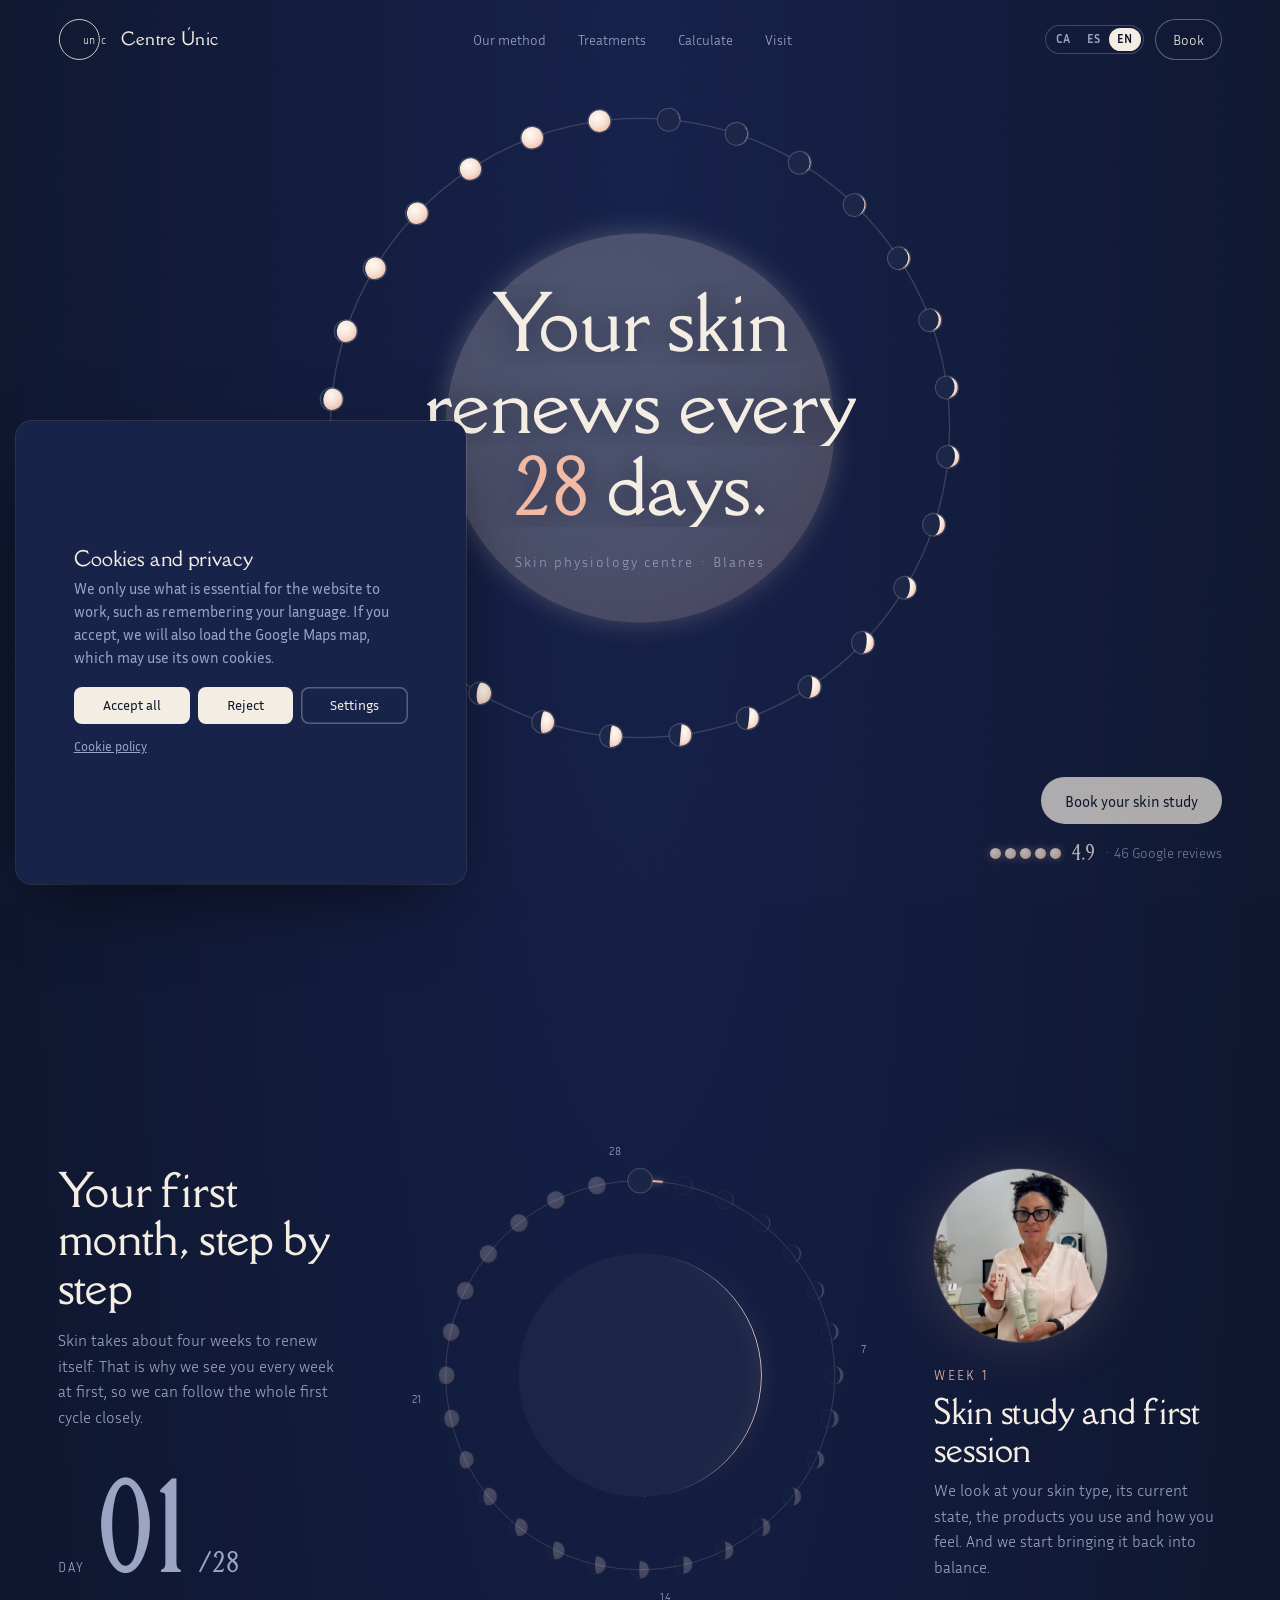
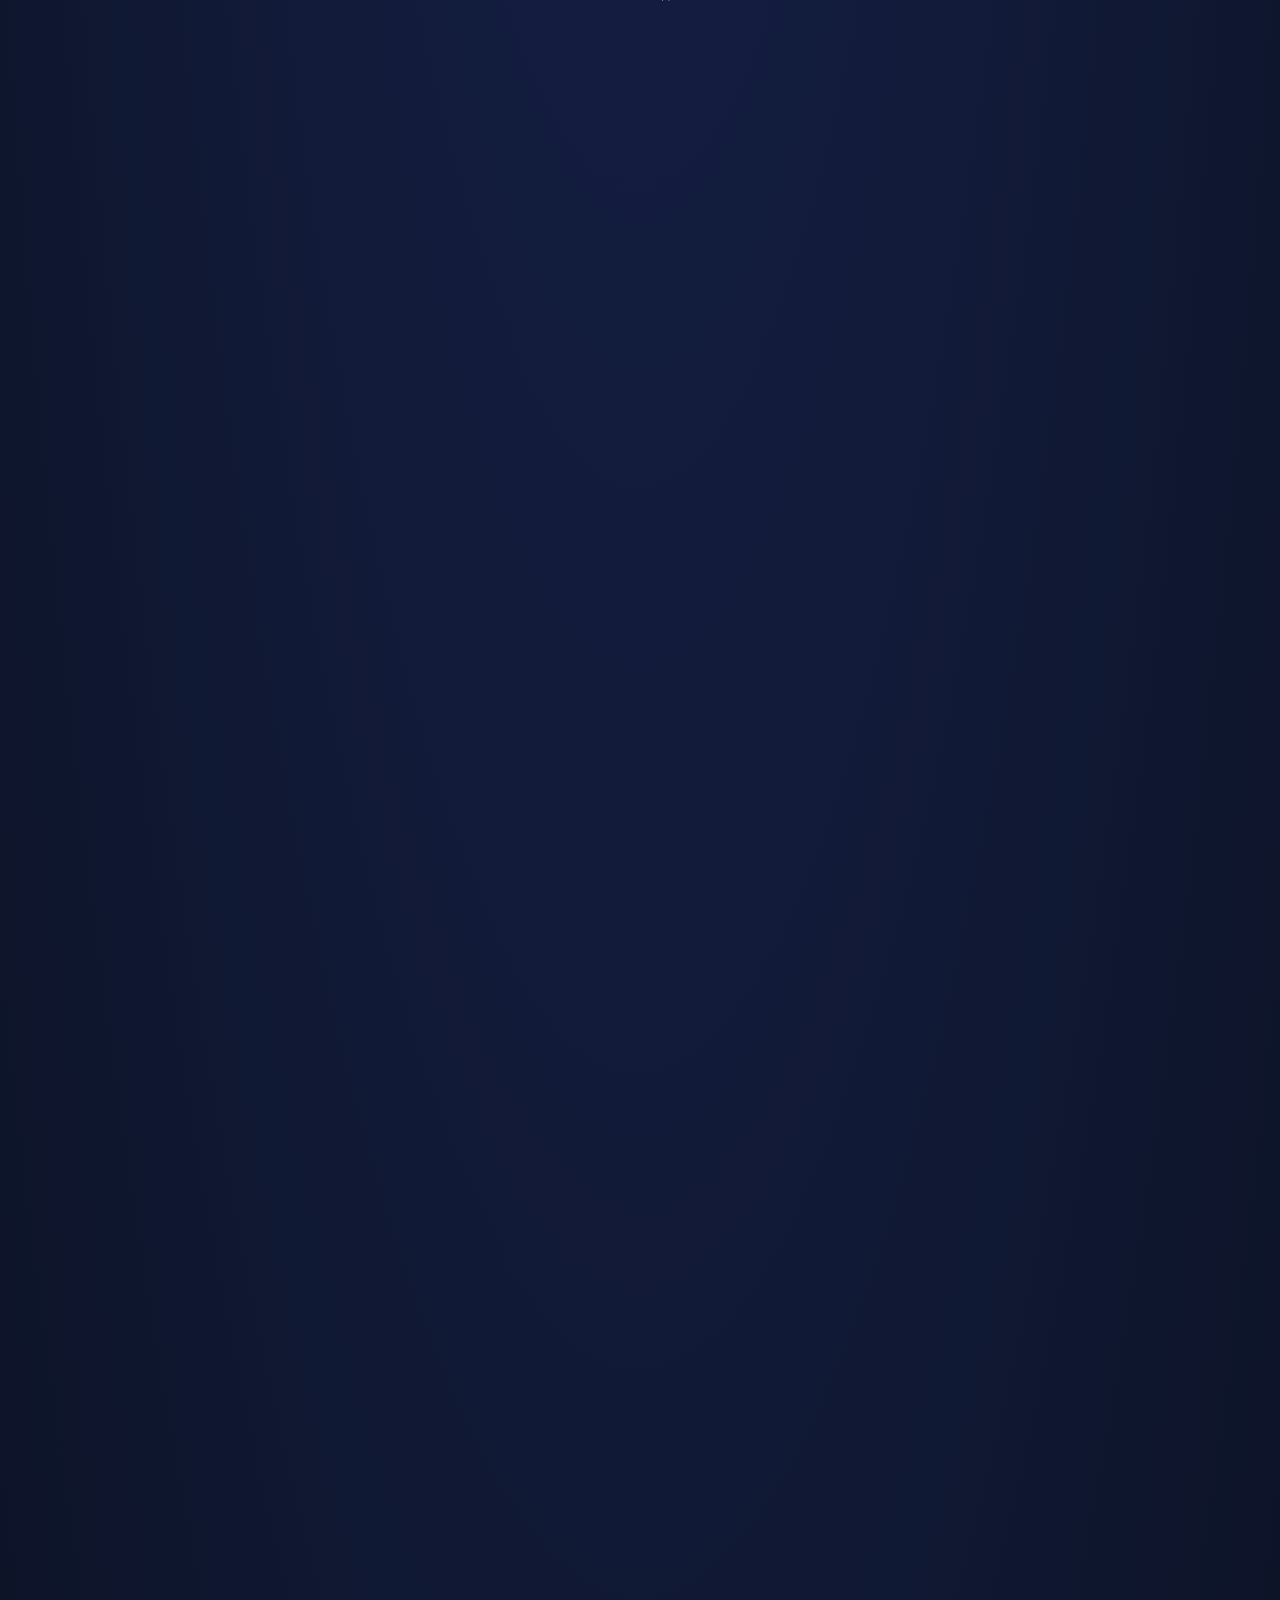
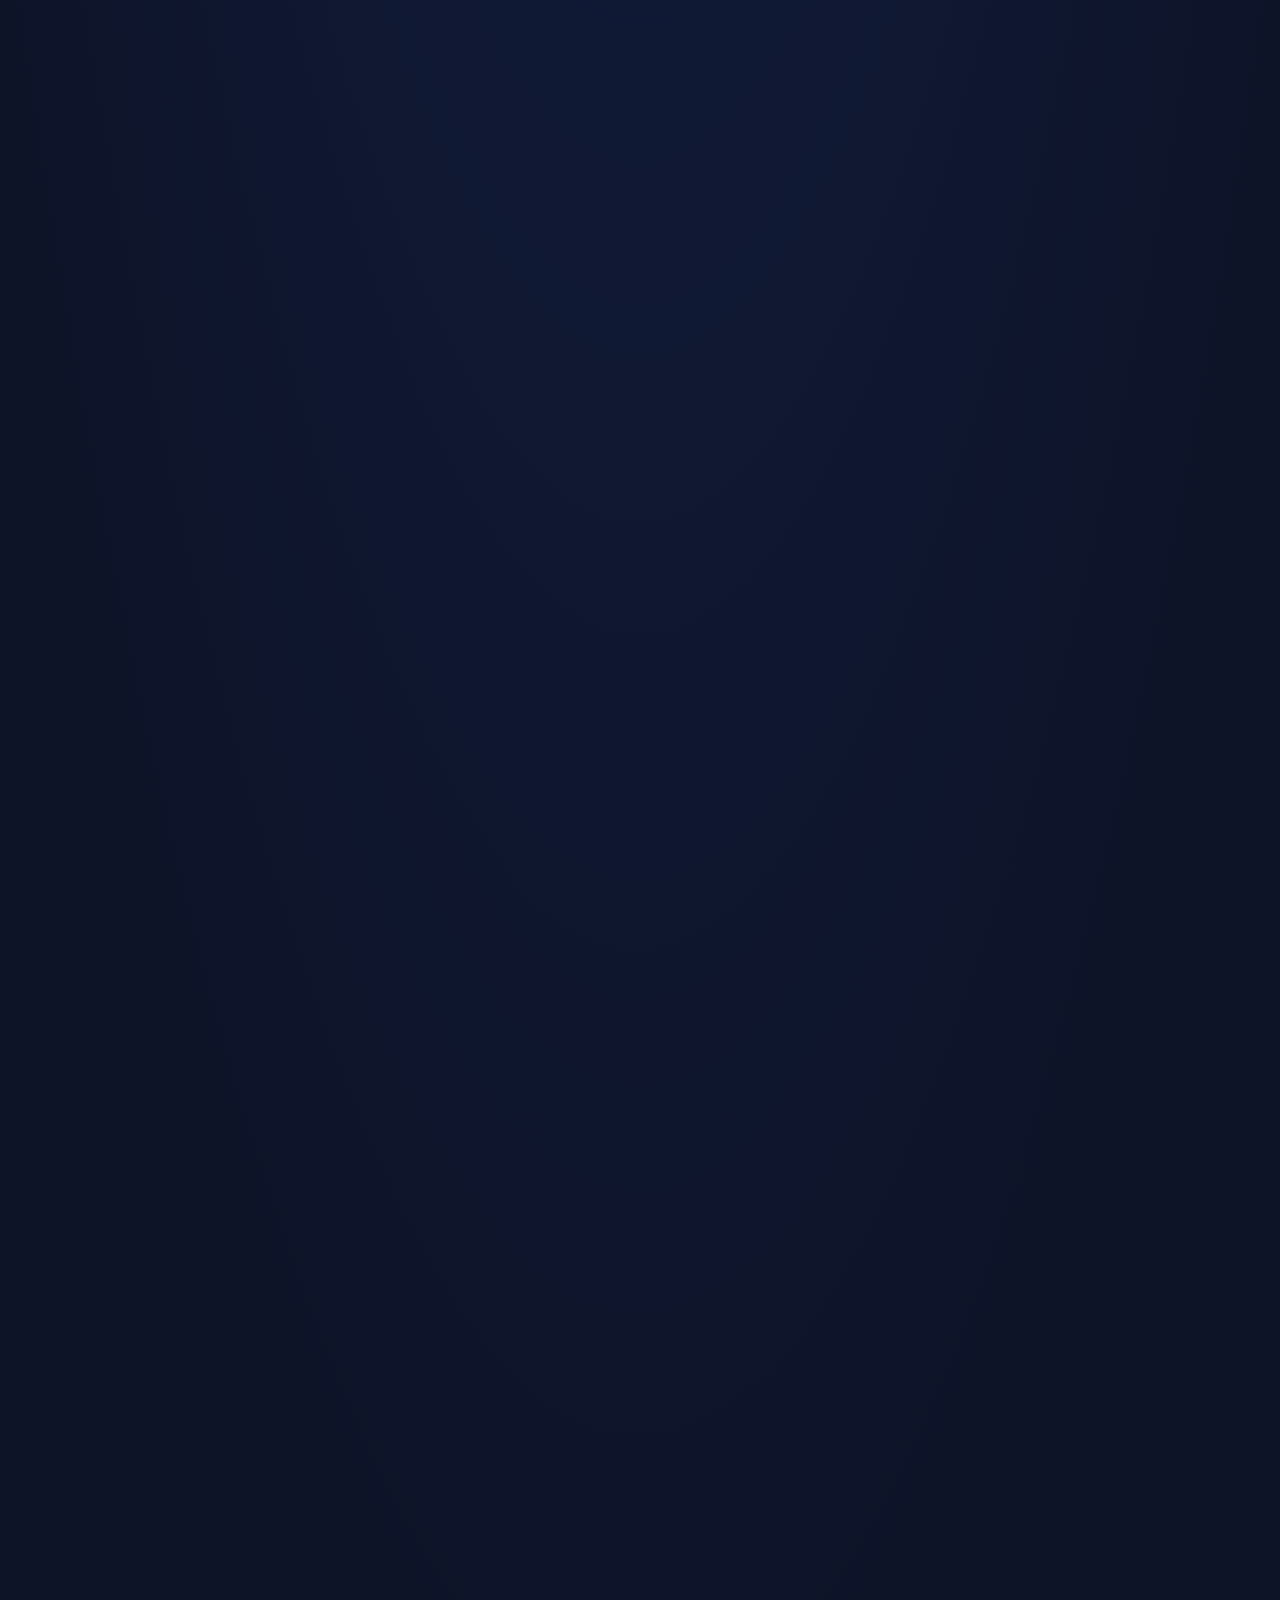
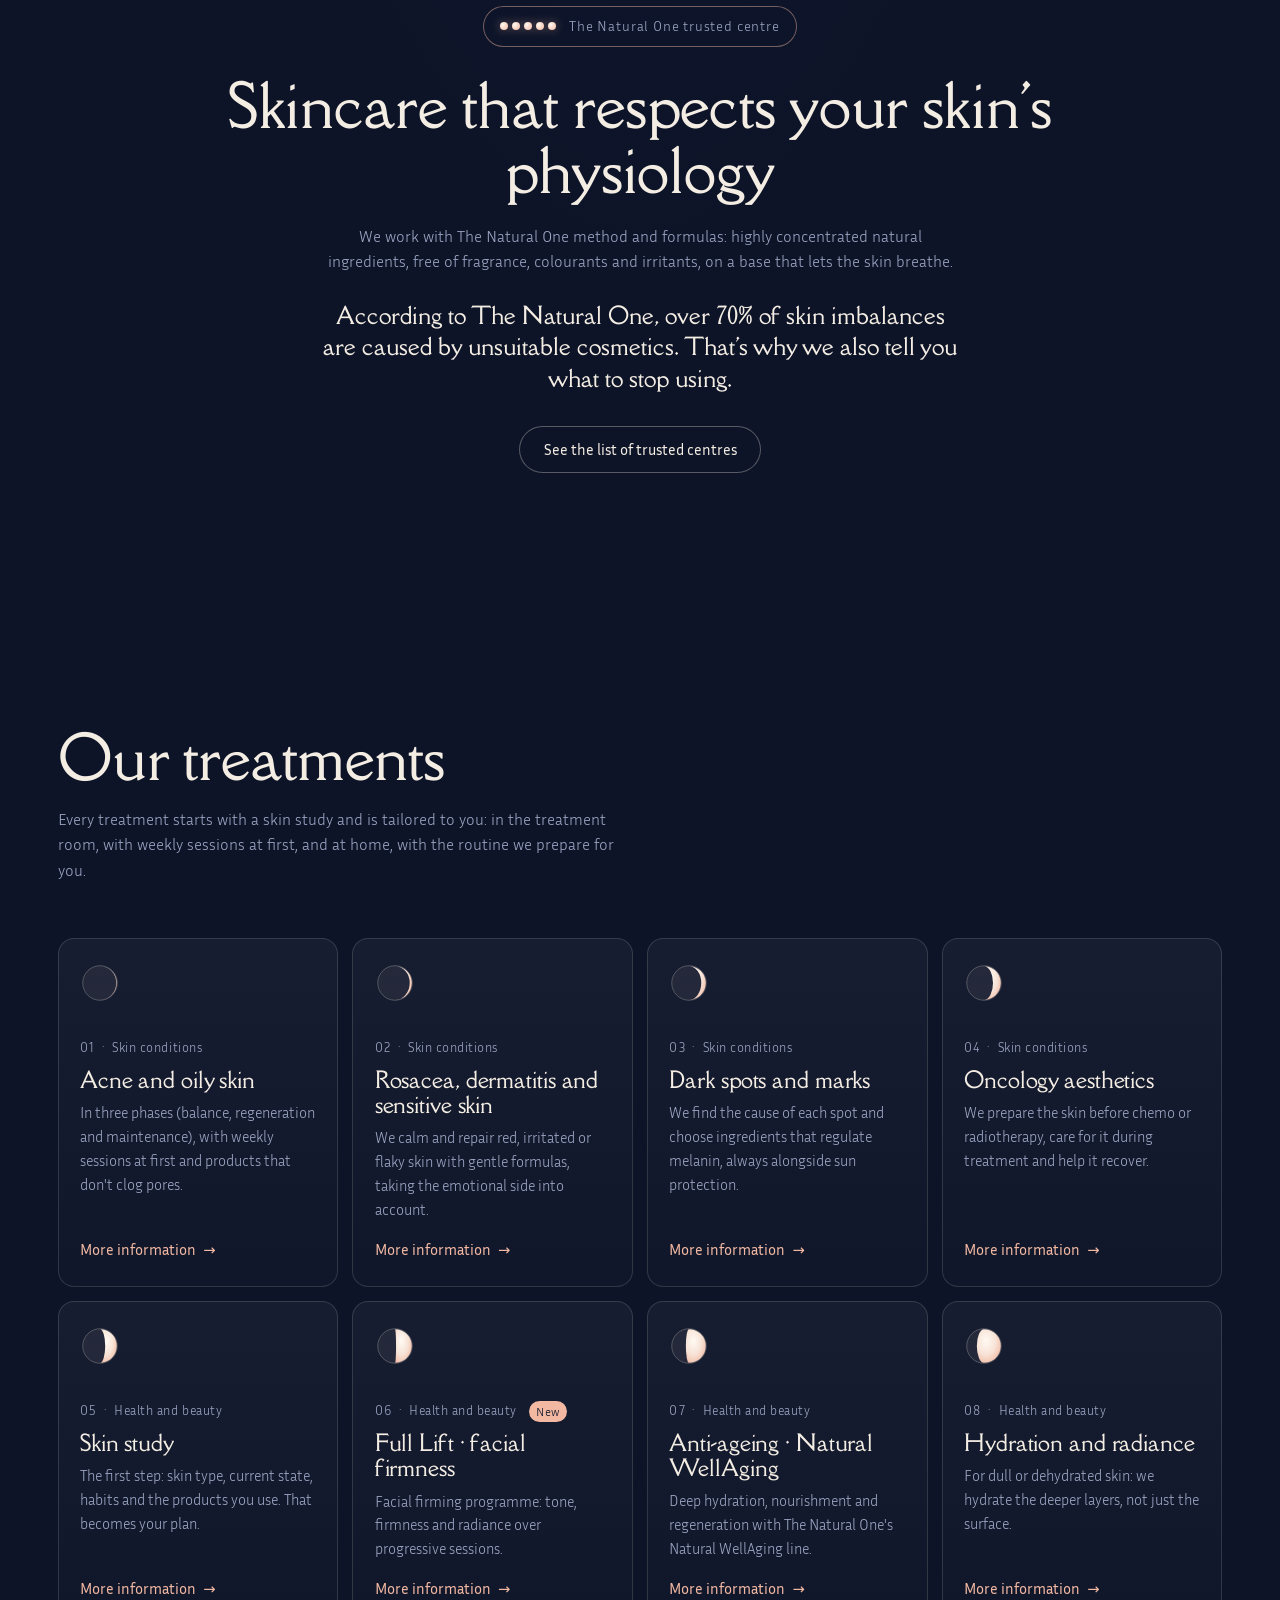
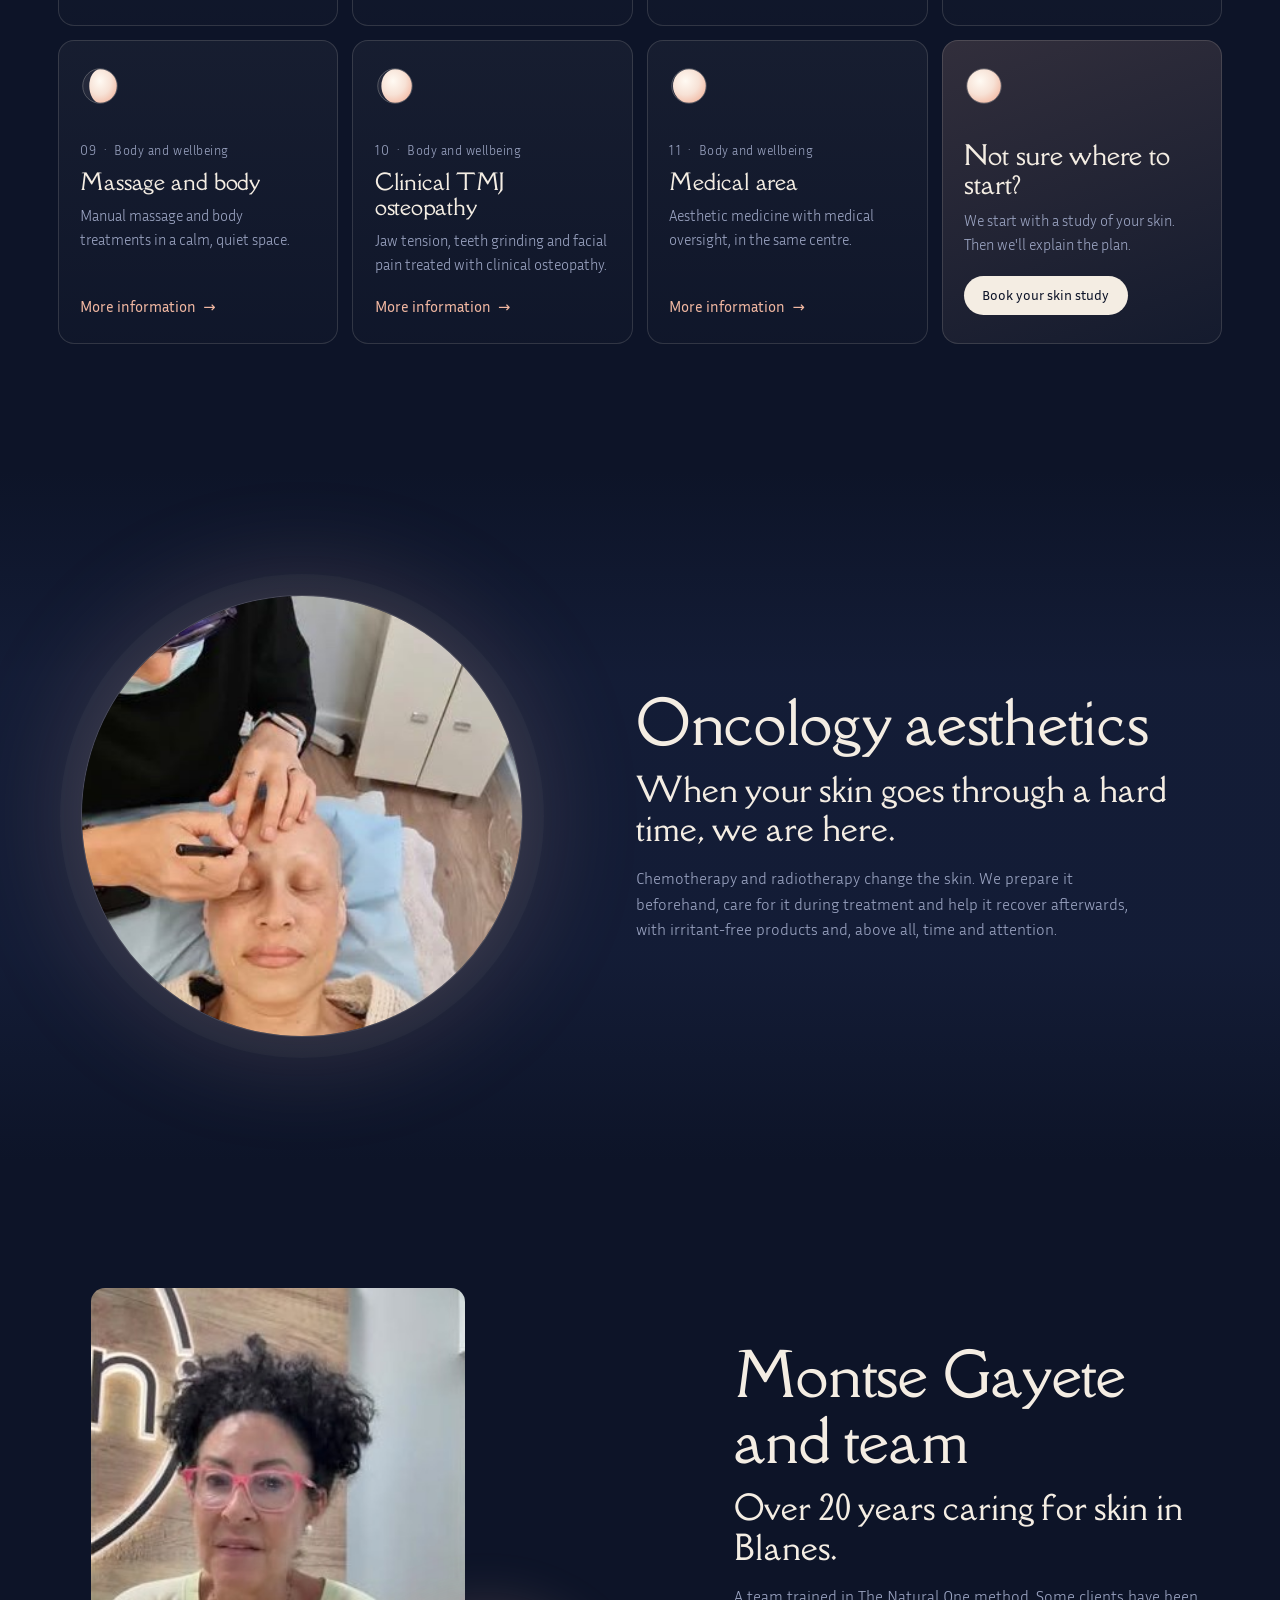
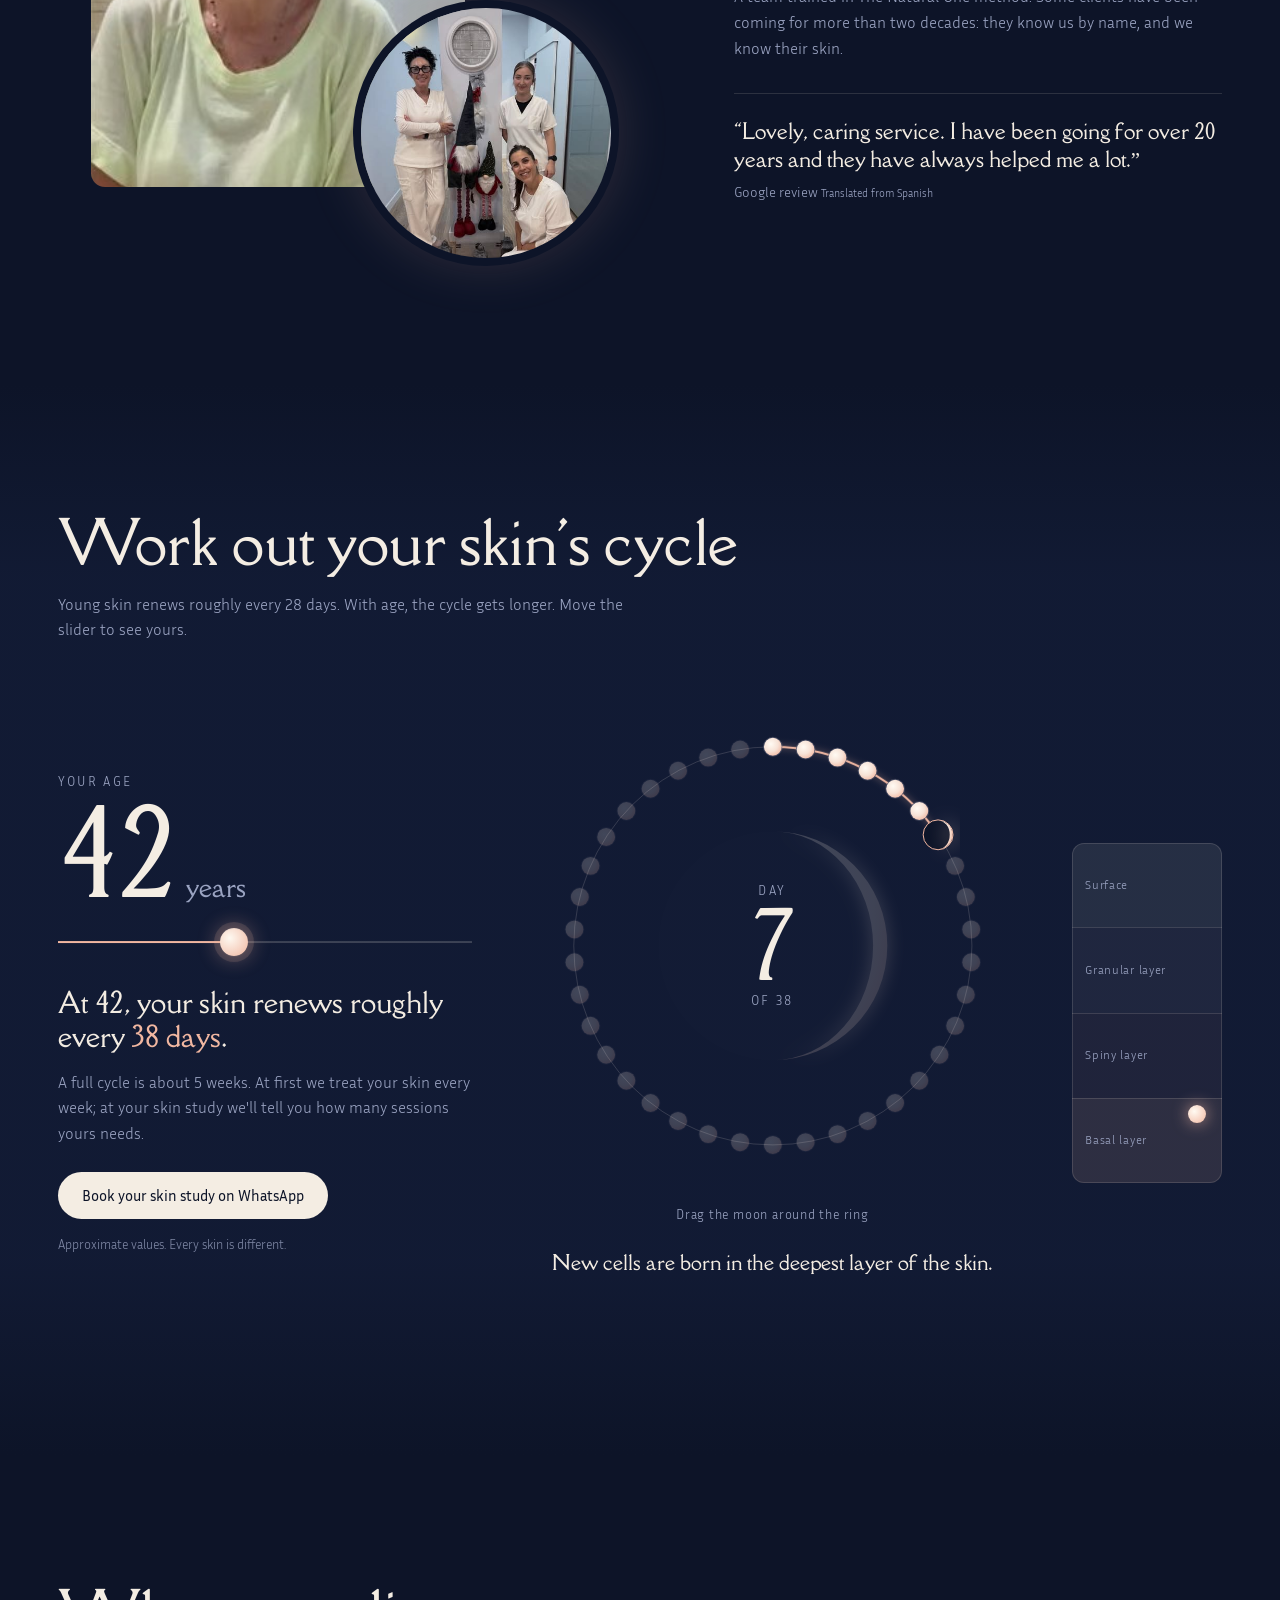
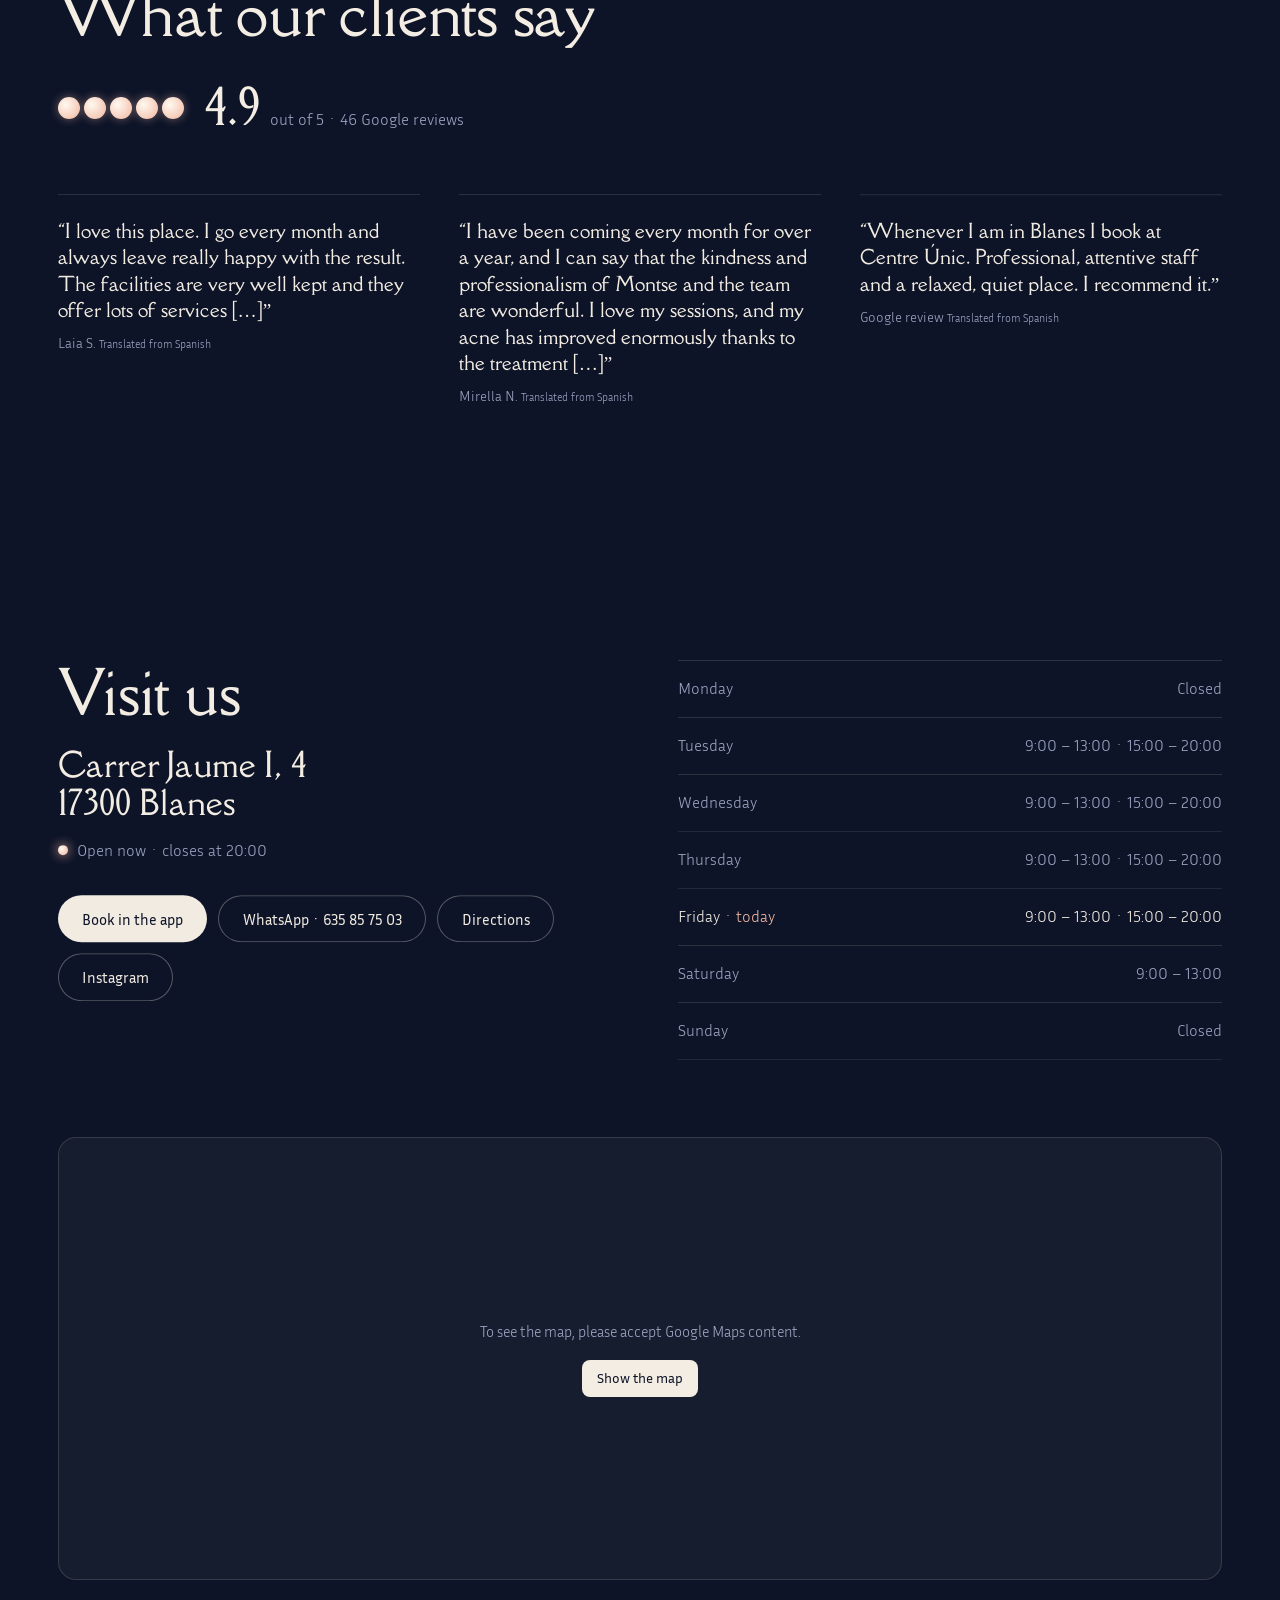
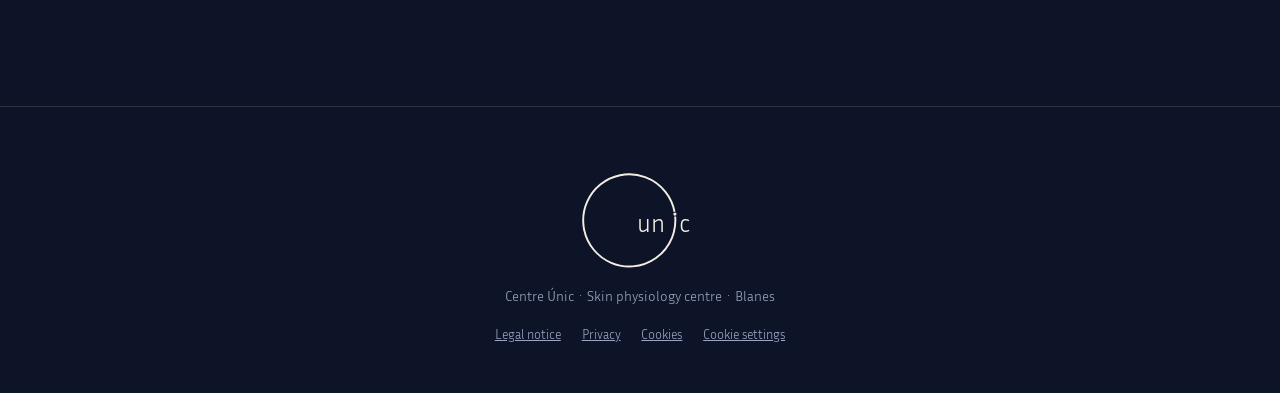
<file: index.html>
<!doctype html>
<html lang="ca">
<head>
<meta charset="utf-8">
<meta name="viewport" content="width=device-width, initial-scale=1">
<title>Centre Únic · La teva pell es renova cada 28 dies · Blanes</title>
<meta name="description" content="Centre Únic, Blanes: centre fisiològic de la pell i centre de confiança The Natural One. Tractaments personalitzats que segueixen el ritme de la pell: acne, rosàcia, taques, antiaging, estètica oncològica i osteopatia de l'ATM. 4,9 ★ a Google.">
<meta name="theme-color" content="#0d1428">
<link rel="alternate" hreflang="ca" href="https://mariovalentinopavel.github.io/centre-unic-2/">
<link rel="alternate" hreflang="es" href="https://mariovalentinopavel.github.io/centre-unic-2/?lang=es">
<link rel="alternate" hreflang="en" href="https://mariovalentinopavel.github.io/centre-unic-2/?lang=en">
<link rel="alternate" hreflang="x-default" href="https://mariovalentinopavel.github.io/centre-unic-2/">
<meta property="og:type" content="website">
<meta property="og:site_name" content="Centre Únic">
<meta property="og:title" content="Centre Únic · La teva pell es renova cada 28 dies · Blanes">
<meta property="og:description" content="Centre fisiològic de la pell i centre de confiança The Natural One a Blanes. Tractaments a mida que segueixen el ritme de la teva pell.">
<meta property="og:locale" content="ca_ES">
<meta property="og:url" content="https://mariovalentinopavel.github.io/centre-unic-2/">
<meta property="og:image" content="https://mariovalentinopavel.github.io/centre-unic-2/assets/img/cabina.jpg">
<meta name="twitter:card" content="summary_large_image">
<link rel="icon" href="data:image/svg+xml,%3Csvg xmlns='http://www.w3.org/2000/svg' viewBox='0 0 64 64'%3E%3Crect width='64' height='64' rx='14' fill='%230d1428'/%3E%3Ccircle cx='32' cy='32' r='21' fill='none' stroke='%23f4ede3' stroke-width='4' stroke-dasharray='122 10' transform='rotate(14 32 32)'/%3E%3Ccircle cx='52' cy='27' r='2.6' fill='%23f2b8a2'/%3E%3C/svg%3E">
<link rel="preload" href="assets/fonts/della-respira-400.woff2" as="font" type="font/woff2" crossorigin>
<link rel="stylesheet" href="css/fonts.css?v=4">
<link rel="stylesheet" href="css/style.css?v=4">
<link rel="stylesheet" href="css/consent.css?v=4">
<script type="application/ld+json">
{"@context":"https://schema.org","@type":"BeautySalon","name":"Centre Únic","description":"Centre fisiològic de la pell i centre de confiança The Natural One. Tractaments personalitzats de la pell, estètica oncològica i osteopatia clínica de l'ATM.","url":"https://mariovalentinopavel.github.io/centre-unic-2/","image":"https://mariovalentinopavel.github.io/centre-unic-2/assets/img/cabina.jpg","telephone":"+34 635 85 75 03","address":{"@type":"PostalAddress","streetAddress":"Carrer Jaume I, 4","postalCode":"17300","addressLocality":"Blanes","addressRegion":"Girona","addressCountry":"ES"},"openingHoursSpecification":[{"@type":"OpeningHoursSpecification","dayOfWeek":["Tuesday","Wednesday","Thursday","Friday"],"opens":"09:00","closes":"13:00"},{"@type":"OpeningHoursSpecification","dayOfWeek":["Tuesday","Wednesday","Thursday","Friday"],"opens":"15:00","closes":"20:00"},{"@type":"OpeningHoursSpecification","dayOfWeek":"Saturday","opens":"09:00","closes":"13:00"}],"sameAs":["https://www.instagram.com/centreunic/"]}
</script>
</head>
<body>
<svg width="0" height="0" style="position:absolute" aria-hidden="true">
  <symbol id="logo" viewBox="40 70 560 460">
    <path d="M484.2 281.3A215 215 0 1 1 481.1 259" fill="none" stroke="currentColor" stroke-width="9" stroke-linecap="butt"/>
    <circle cx="482.9" cy="270.1" r="7.5" fill="currentColor"/>
    <text x="306" y="352" font-family="Inria Sans, sans-serif" font-weight="300" font-size="116" fill="currentColor">un</text>
    <text x="500" y="352" font-family="Inria Sans, sans-serif" font-weight="300" font-size="116" fill="currentColor">c</text>
  </symbol>
</svg>

<div class="glow" aria-hidden="true"></div>

<header class="top">
  <a class="top__logo" href="#inici" data-i18n-attr="aria-label:nav.home" aria-label="Centre Únic, inici"><svg><use href="#logo"/></svg><span>Centre Únic</span></a>
  <nav class="top__nav" data-i18n-attr="aria-label:nav.label" aria-label="Seccions">
    <a href="#cicle" data-i18n="nav.cycle">El mètode</a><a href="#tractaments" data-i18n="nav.treat">Tractaments</a><a href="#calcula" data-i18n="nav.calc">Calcula</a><a href="#visita" data-i18n="nav.visit">Visita</a>
  </nav>
  <div class="top__end">
    <div class="lang" role="group" aria-label="Idioma / Language">
      <button data-lang="ca" aria-pressed="true">CA</button><button data-lang="es" aria-pressed="false">ES</button><button data-lang="en" aria-pressed="false">EN</button>
    </div>
    <a class="top__cta" href="https://appcentreunic.viday.es" target="_blank" rel="noopener" data-i18n="nav.book">Reserva</a>
  </div>
</header>

<main>
  <!-- PORTADA: 28 fases que apareixen una a una -->
  <section class="hero" id="inici">
    <div class="hero__stage">
      <svg class="ring" id="heroRing" viewBox="-500 -500 1000 1000" aria-hidden="true"></svg>
      <p class="hero__count" aria-hidden="true"><span id="heroDay">01</span><small>/28</small></p>
      <div class="hero__text">
        <h1 class="hero__title"><span class="ln"><span data-i18n="hero.l1">La teva pell</span></span><span class="ln"><span data-i18n="hero.l2">es renova cada</span></span><span class="ln"><span data-i18n="hero.l3"><em>28</em> dies.</span></span></h1>
        <p class="hero__sub" data-i18n="hero.sub">Centre fisiològic de la pell · Blanes</p>
      </div>
    </div>
    <div class="hero__bar">
      <p class="hero__lead" data-i18n="hero.lead">Tractaments a mida amb el mètode The Natural One. Estudiem la teva pell i la tractem al seu ritme: al principi, cada setmana.</p>
      <div class="hero__actions">
        <a class="btn" href="https://appcentreunic.viday.es" target="_blank" rel="noopener" data-i18n="hero.cta">Reserva l'estudi de la teva pell</a>
        <p class="rate"><span class="moons" aria-hidden="true"></span><b data-i18n="num">4,9</b> <span data-i18n="hero.rate">· 46 ressenyes a Google</span></p>
      </div>
    </div>
  </section>

  <!-- EL PRIMER MES: dia a dia (pineat) -->
  <section class="cycle" id="cicle">
    <div class="cycle__stage">
      <div class="cycle__head">
        <h2 data-i18n="cy.h">El primer mes, pas a pas</h2>
        <p data-i18n="cy.p">La pell triga unes quatre setmanes a renovar-se. Per això, al principi, et veiem cada setmana: així seguim de prop tot el primer cicle.</p>
        <p class="cycle__day" aria-hidden="true"><small data-i18n="day">Dia</small><span id="cycleDay">01</span><i>/28</i></p>
      </div>
      <div class="cycle__ring">
        <svg class="ring" id="cycleRing" viewBox="-500 -500 1000 1000" aria-hidden="true"></svg>
      </div>
      <ol class="weeks" id="weeks">
        <li class="week is-on">
          <img src="assets/img/cabina.jpg" alt="Montse Gayete a la cabina de Centre Únic" data-i18n-attr="alt:alt.cabina" width="361" height="640" loading="lazy" decoding="async">
          <div><p class="week__n" data-i18n="w1n">Setmana 1</p><h3 data-i18n="w1h">Estudi de la pell i primera sessió</h3><p data-i18n="w1p">Estudiem el biotip, com està ara, quins cosmètics fas servir i com et sents. I comencem a equilibrar-la.</p></div>
        </li>
        <li class="week">
          <img src="assets/img/facial.jpg" alt="Tractament facial a cabina" data-i18n-attr="alt:alt.facial" width="360" height="640" loading="lazy" decoding="async">
          <div><p class="week__n" data-i18n="w2n">Setmana 2</p><h3 data-i18n="w2h">Sessió setmanal a cabina</h3><p data-i18n="w2p">Mirem com ha respost la pell i ajustem el tractament. Cada sessió és diferent, perquè la teva pell va canviant.</p></div>
        </li>
        <li class="week">
          <img src="assets/img/productes.jpg" alt="Montse amb cosmètica de The Natural One" data-i18n-attr="alt:alt.prod" width="480" height="640" loading="lazy" decoding="async">
          <div><p class="week__n" data-i18n="w3n">Setmana 3</p><h3 data-i18n="w3h">La rutina a casa fa la seva feina</h3><p data-i18n="w3p">Entre sessió i sessió, la cosmètica The Natural One continua el tractament: netejar, equilibrar i el sèrum que la teva pell necessiti.</p></div>
        </li>
        <li class="week">
          <img src="assets/img/mans.jpg" alt="Mans cuidades sobre una butaca del centre" data-i18n-attr="alt:alt.mans" width="640" height="316" loading="lazy" decoding="async">
          <div><p class="week__n" data-i18n="w4n">Setmana 4</p><h3 data-i18n="w4h">Revisem i decidim el pas següent</h3><p data-i18n="w4p">Al final del primer cicle valorem com ha canviat la pell: si cal continuar cada setmana, passar a regenerar-la o espaiar les sessions.</p></div>
        </li>
      </ol>
    </div>
  </section>

  <!-- CENTRE DE CONFIANÇA THE NATURAL ONE -->
  <section class="trust">
    <div class="trust__in">
      <p class="trust__badge"><span class="moons" aria-hidden="true"></span><span data-i18n="tn.badge">Centre de confiança The Natural One</span></p>
      <h2 data-i18n="tn.h">Cosmètica que respecta la fisiologia de la pell</h2>
      <p data-i18n="tn.p">Treballem amb el mètode i les fórmules de The Natural One: ingredients naturals en alta concentració, sense perfums, colorants ni irritants, sobre una base que deixa respirar la pell.</p>
      <p class="trust__stat" data-i18n="tn.stat">Segons The Natural One, més del 70 % dels desequilibris de la pell els provoquen cosmètics inadequats. Per això també et diem què has de deixar de fer servir.</p>
      <a class="btn btn--ghost" href="https://www.thenaturalone.es/centros-asociados/" target="_blank" rel="noopener" data-i18n="tn.link">Veure la llista de centres de confiança</a>
    </div>
  </section>

  <!-- TRACTAMENTS -->
  <section class="treat" id="tractaments">
    <div class="sec-head">
      <h2 data-i18n="tr.h">Els nostres tractaments</h2>
      <p data-i18n="tr.p">Cada tractament parteix d'un estudi de la pell i es fa a mida: a cabina, amb sessions setmanals al principi, i a casa, amb la rutina que et preparem.</p>
    </div>
    <ul class="cards">
      <li class="card"><span class="card__moon" data-p=".04"></span><p class="card__n">01 · <span data-i18n="tr.g1">Pells amb desequilibris</span></p><h3 data-i18n="a1">Acne i pell grassa</h3><p data-i18n="a1d">En tres fases (equilibri, regeneració i manteniment), amb sessions setmanals al principi i productes que no obstrueixen el porus.</p><button class="card__more" type="button" data-x="1" data-i18n="more">Més informació</button></li>
      <li class="card"><span class="card__moon" data-p=".08"></span><p class="card__n">02 · <span data-i18n="tr.g1">Pells amb desequilibris</span></p><h3 data-i18n="a2">Rosàcia, dermatitis i pell sensible</h3><p data-i18n="a2d">Calmem i reparem pells vermelles, irritades o que es descamen, amb fórmules suaus i tenint en compte el component emocional.</p><button class="card__more" type="button" data-x="2" data-i18n="more">Més informació</button></li>
      <li class="card"><span class="card__moon" data-p=".12"></span><p class="card__n">03 · <span data-i18n="tr.g1">Pells amb desequilibris</span></p><h3 data-i18n="a3">Taques i marques</h3><p data-i18n="a3d">Busquem l'origen de cada taca i triem ingredients que regulen la melanina, sempre amb protecció solar.</p><button class="card__more" type="button" data-x="3" data-i18n="more">Més informació</button></li>
      <li class="card"><span class="card__moon" data-p=".16"></span><p class="card__n">04 · <span data-i18n="tr.g1">Pells amb desequilibris</span></p><h3 data-i18n="a4">Estètica oncològica</h3><p data-i18n="a4d">Preparem la pell abans de la quimio o la radioteràpia, la cuidem durant el tractament i l'ajudem a recuperar-se.</p><button class="card__more" type="button" data-x="4" data-i18n="more">Més informació</button></li>
      <li class="card"><span class="card__moon" data-p=".2"></span><p class="card__n">05 · <span data-i18n="tr.g2">Salut i bellesa</span></p><h3 data-i18n="a5">Estudi de la pell</h3><p data-i18n="a5d">El primer pas: biotip, estat actual, hàbits i cosmètics que fas servir. D'aquí surt el teu pla.</p><button class="card__more" type="button" data-x="5" data-i18n="more">Més informació</button></li>
      <li class="card card--new"><span class="card__moon" data-p=".24"></span><p class="card__n">06 · <span data-i18n="tr.g2">Salut i bellesa</span> <em data-i18n="tr.new">Nou</em></p><h3 data-i18n="a6">Full Lift · fermesa facial</h3><p data-i18n="a6d">Programa facial de reafirmació: to, fermesa i llum en sessions progressives.</p><button class="card__more" type="button" data-x="6" data-i18n="more">Més informació</button></li>
      <li class="card"><span class="card__moon" data-p=".28"></span><p class="card__n">07 · <span data-i18n="tr.g2">Salut i bellesa</span></p><h3 data-i18n="a7">Antiaging · Natural WellAging</h3><p data-i18n="a7d">Hidratació profunda, nutrició i regeneració amb la línia Natural WellAging de The Natural One.</p><button class="card__more" type="button" data-x="7" data-i18n="more">Més informació</button></li>
      <li class="card"><span class="card__moon" data-p=".32"></span><p class="card__n">08 · <span data-i18n="tr.g2">Salut i bellesa</span></p><h3 data-i18n="a8">Hidratació i lluminositat</h3><p data-i18n="a8d">Per a pells apagades o deshidratades: hidratem les capes profundes, no només la superfície.</p><button class="card__more" type="button" data-x="8" data-i18n="more">Més informació</button></li>
      <li class="card"><span class="card__moon" data-p=".36"></span><p class="card__n">09 · <span data-i18n="tr.g3">Cos i benestar</span></p><h3 data-i18n="a9">Massatges i corporal</h3><p data-i18n="a9d">Massatge manual i tractaments corporals en un espai tranquil i sense sorolls.</p><button class="card__more" type="button" data-x="9" data-i18n="more">Més informació</button></li>
      <li class="card"><span class="card__moon" data-p=".4"></span><p class="card__n">10 · <span data-i18n="tr.g3">Cos i benestar</span></p><h3 data-i18n="a10">Osteopatia clínica de l'ATM</h3><p data-i18n="a10d">Mandíbula, bruxisme, tensió i dolor facial tractats des de l'osteopatia clínica.</p><button class="card__more" type="button" data-x="10" data-i18n="more">Més informació</button></li>
      <li class="card"><span class="card__moon" data-p=".45"></span><p class="card__n">11 · <span data-i18n="tr.g3">Cos i benestar</span></p><h3 data-i18n="a11">Àrea mèdica</h3><p data-i18n="a11d">Medicina estètica amb criteri mèdic dins el mateix centre.</p><button class="card__more" type="button" data-x="11" data-i18n="more">Més informació</button></li>
      <li class="card card--cta"><span class="card__moon" data-p=".5"></span><h3 data-i18n="cta.h">No saps per on començar?</h3><p data-i18n="cta.p">Comencem per l'estudi de la teva pell. Després t'expliquem el pla.</p><a class="btn" href="https://appcentreunic.viday.es" target="_blank" rel="noopener" data-i18n="cta.b">Reserva l'estudi</a></li>
    </ul>
  </section>

  <!-- ONCOLOGIA -->
  <section class="onco">
    <figure class="onco__fig"><img src="assets/img/onco.jpg" alt="Tractament d'estètica oncològica a Centre Únic" data-i18n-attr="alt:alt.onco" width="361" height="474" loading="lazy" decoding="async"></figure>
    <div class="onco__text">
      <h2 data-i18n="o.h">Estètica oncològica</h2>
      <p class="big" data-i18n="o.big">Quan la pell passa per un moment difícil, hi som.</p>
      <p data-i18n="o.p">La quimioteràpia i la radioteràpia canvien la pell. La preparem abans, la cuidem durant el tractament i l'ajudem a recuperar-se després, amb productes sense components irritants i, sobretot, amb temps i escolta.</p>
    </div>
  </section>

  <!-- MONTSE I EQUIP -->
  <section class="team">
    <div class="team__pics">
      <img class="p1" src="assets/img/montse.jpg" alt="Montse Gayete" width="276" height="388" loading="lazy" decoding="async">
      <img class="p2" src="assets/img/equip.jpg" alt="L'equip de Centre Únic" data-i18n-attr="alt:alt.equip" width="480" height="640" loading="lazy" decoding="async">
    </div>
    <div class="team__text">
      <h2 data-i18n="t.h">Montse Gayete i equip</h2>
      <p class="big" data-i18n="t.big">Més de 20 anys cuidant la pell de Blanes.</p>
      <p data-i18n="t.p">Un equip format en el mètode The Natural One. Hi ha clientes que fa més de dues dècades que venen: ens coneixen pel nom, i nosaltres coneixem la seva pell.</p>
      <blockquote><p data-i18n="t.q">«Molt bon tracte: fa més de 20 anys que hi vaig i m'han ajudat molt en tot moment.»</p><cite><span data-i18n="v.anon">Ressenya a Google</span> <small data-i18n="v.tr">Traduïda del castellà</small></cite></blockquote>
    </div>
  </section>

  <!-- CALCULA EL TEU CICLE -->
  <section class="calc" id="calcula">
    <div class="sec-head">
      <h2 data-i18n="c.h">Calcula el cicle de la teva pell</h2>
      <p data-i18n="c.p">La pell jove es renova cada 28 dies, aproximadament. Amb els anys, el cicle s'allarga. Mou el control i mira com és el teu.</p>
    </div>
    <div class="calc__grid">
      <div class="calc__ctl">
        <label class="age" for="age"><span data-i18n="c.age">La teva edat</span><output id="ageOut">42</output><small data-i18n="c.years">anys</small></label>
        <input id="age" type="range" min="18" max="75" value="42" step="1">
        <p class="calc__res" id="calcRes">Als 42 anys, la teva pell es renova cada <b>38 dies</b>, aproximadament.</p>
        <p class="calc__why" id="calcWhy">Un cicle complet són unes 6 setmanes. Al principi tractem la pell cada setmana; a l'estudi de la pell et diem quantes sessions necessita la teva.</p>
        <a class="btn" id="calcCta" href="https://wa.me/34635857503" target="_blank" rel="noopener" data-i18n="c.cta">Reserva l'estudi per WhatsApp</a>
        <p class="note" data-i18n="c.note">Valors orientatius. Cada pell és diferent.</p>
      </div>
      <div class="calc__viz">
        <div class="calc__ringwrap">
          <svg class="ring" id="calcRing" viewBox="-500 -500 1000 1000" role="img" aria-label="Cicle de renovació de la pell" data-i18n-attr="aria-label:c.ring"></svg>
          <div class="calc__center"><small data-i18n="day">Dia</small><span id="calcDay">1</span><small id="calcOf">de 38</small></div>
        </div>
        <p class="calc__hint" data-i18n="c.hint">Arrossega la lluna per l'anell</p>
      </div>
      <div class="layers" aria-hidden="true">
        <div class="layers__col">
          <span class="layer l4" data-i18n="l4">Superfície</span>
          <span class="layer l3" data-i18n="l3">Capa granulosa</span>
          <span class="layer l2" data-i18n="l2">Capa espinosa</span>
          <span class="layer l1" data-i18n="l1">Capa basal</span>
          <i class="cell" id="cell"></i>
        </div>
      </div>
      <p class="calc__stage" id="calcStage">Neixen cèl·lules noves a la capa més profunda de la pell.</p>
    </div>
  </section>

  <!-- RESSENYES -->
  <section class="voices">
    <h2 data-i18n="v.h">Què en diuen les clientes</h2>
    <div class="voices__score"><span class="moons moons--big" aria-hidden="true"></span><p><b data-i18n="num">4,9</b> <span data-i18n="v.score">de 5 · 46 ressenyes a Google</span></p></div>
    <div class="voices__list">
      <blockquote><p data-i18n="v.q1">«Estic encantada amb aquesta estètica. Hi vaig cada mes i sempre en surto súper contenta amb el resultat. Les instal·lacions estan molt ben cuidades i tenen moltíssims serveis […]»</p><cite>Laia S. <small data-i18n="v.tr">Traduïda del castellà</small></cite></blockquote>
      <blockquote><p data-i18n="v.q2">«Fa més d'un any que vinc a l'estètica cada mes, i puc dir que l'amabilitat i la professionalitat de la Montse i el seu equip són una meravella. M'encanta anar a les sessions: l'acne m'ha millorat moltíssim gràcies al tractament […]»</p><cite>Mirella N. <small data-i18n="v.tr">Traduïda del castellà</small></cite></blockquote>
      <blockquote><p data-i18n="v.q3">«Sempre que vaig a Blanes demano hora a Centre Únic. Professionals, atentes, un lloc relaxat i sense sorolls. Ho recomano.»</p><cite><span data-i18n="v.anon">Ressenya a Google</span> <small data-i18n="v.tr">Traduïda del castellà</small></cite></blockquote>
    </div>
  </section>

  <!-- VISITA -->
  <section class="visit" id="visita">
    <div class="visit__main">
      <h2 data-i18n="vi.h">Vine al centre</h2>
      <p class="addr">Carrer Jaume I, 4<br>17300 Blanes</p>
      <p class="status" id="status"></p>
      <div class="actions">
        <a class="btn" href="https://appcentreunic.viday.es" target="_blank" rel="noopener" data-i18n="vi.app">Reserva a l'app</a>
        <a class="btn btn--ghost" href="https://wa.me/34635857503?text=Hola%20Centre%20%C3%9Anic%2C%20voldria%20demanar%20hora" data-i18n-attr="href:vi.wa" target="_blank" rel="noopener">WhatsApp · 635 85 75 03</a>
        <a class="btn btn--ghost" href="https://www.google.com/maps/search/?api=1&query=Centre+%C3%9Anic+Carrer+Jaume+I+4+Blanes" target="_blank" rel="noopener" data-i18n="vi.map">Com arribar</a>
        <a class="btn btn--ghost" href="https://www.instagram.com/centreunic/" target="_blank" rel="noopener">Instagram</a>
      </div>
    </div>
    <dl class="hours" id="hours">
      <div data-d="1"><dt data-i18n="d1">Dilluns</dt><dd data-i18n="closed">Tancat</dd></div>
      <div data-d="2"><dt data-i18n="d2">Dimarts</dt><dd>9:00 – 13:00 · 15:00 – 20:00</dd></div>
      <div data-d="3"><dt data-i18n="d3">Dimecres</dt><dd>9:00 – 13:00 · 15:00 – 20:00</dd></div>
      <div data-d="4"><dt data-i18n="d4">Dijous</dt><dd>9:00 – 13:00 · 15:00 – 20:00</dd></div>
      <div data-d="5"><dt data-i18n="d5">Divendres</dt><dd>9:00 – 13:00 · 15:00 – 20:00</dd></div>
      <div data-d="6"><dt data-i18n="d6">Dissabte</dt><dd>9:00 – 13:00</dd></div>
      <div data-d="0"><dt data-i18n="d0">Diumenge</dt><dd data-i18n="closed">Tancat</dd></div>
    </dl>
    <div class="cc-map visit__map" data-src="https://www.google.com/maps?q=Centre%20%C3%9Anic%2C%20Carrer%20Jaume%20I%204%2C%2017300%20Blanes&amp;output=embed"></div>
  </section>
  <dialog class="tdlg" id="tdlg" aria-labelledby="tdlgH">
    <button class="tdlg__x" type="button" data-i18n-attr="aria-label:dlg.close" aria-label="Tancar">×</button>
    <p class="tdlg__g" id="tdlgG"></p>
    <h3 class="tdlg__h" id="tdlgH"></h3>
    <div class="tdlg__b" id="tdlgB"></div>
    <div class="tdlg__cta">
      <a class="btn" href="https://appcentreunic.viday.es" target="_blank" rel="noopener" data-i18n="hero.cta">Reserva l'estudi de la teva pell</a>
      <a class="btn btn--ghost" id="tdlgWa" href="https://wa.me/34635857503" target="_blank" rel="noopener" data-i18n="dlg.wa">Pregunta per WhatsApp</a>
    </div>
  </dialog>
</main>

<footer class="foot">
  <svg class="foot__logo" aria-hidden="true"><use href="#logo"/></svg>
  <p data-i18n="foot">Centre Únic · Centre fisiològic de la pell · Blanes</p>
  <nav class="legal-links" aria-label="Legal"><a href="avis-legal.html" data-i18n="l.avis">Avís legal</a><a href="privacitat.html" data-i18n="l.priv">Privacitat</a><a href="cookies.html" data-i18n="l.cook">Cookies</a><button type="button" class="cc-open" data-cc-open data-i18n="l.cfg">Configurar cookies</button></nav>
</footer>

<script src="js/vendor/gsap.min.js"></script>
<script src="js/vendor/ScrollTrigger.min.js"></script>
<script src="js/lang.js?v=4"></script>
<script src="js/services.js?v=4"></script>
<script src="js/i18n.js?v=4"></script>
<script src="js/consent.js?v=4"></script>
<script src="js/main.js?v=4"></script>
</body>
</html>
</file>
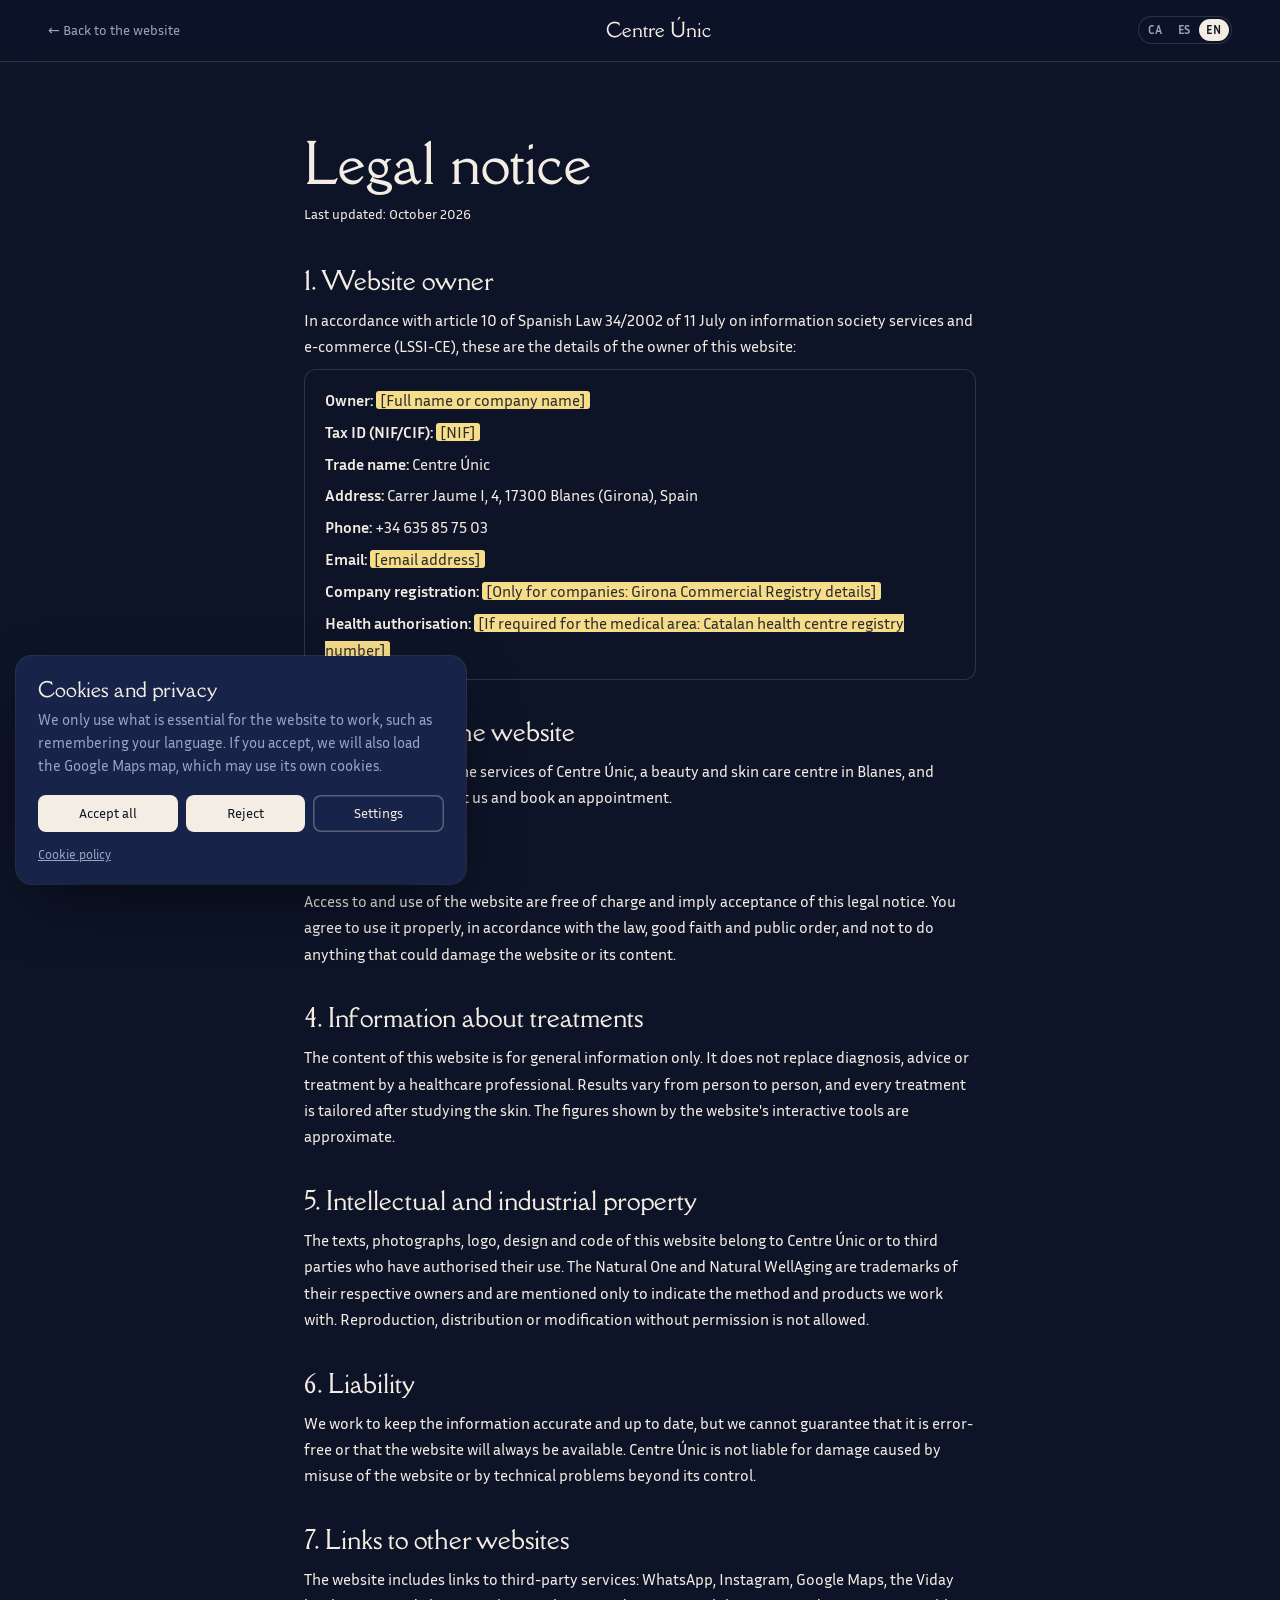
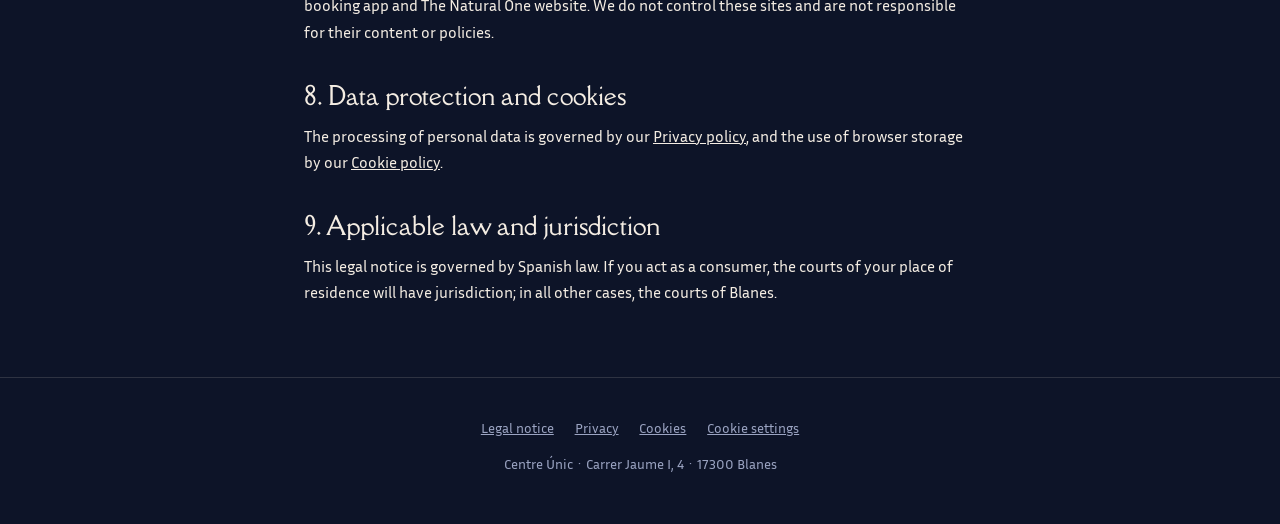
<file: avis-legal.html>
<!doctype html>
<html lang="ca">
<head>
<meta charset="utf-8">
<meta name="viewport" content="width=device-width, initial-scale=1">
<title>Avís legal · Centre Únic</title>
<meta name="description" content="Informació legal de Centre Únic, centre fisiològic de la pell a Blanes.">
<meta property="og:title" content="Avís legal · Centre Únic">
<meta property="og:description" content="Informació legal de Centre Únic, centre fisiològic de la pell a Blanes.">
<meta property="og:locale" content="ca_ES">
<link rel="icon" href="data:image/svg+xml,%3Csvg xmlns='http://www.w3.org/2000/svg' viewBox='0 0 64 64'%3E%3Crect width='64' height='64' rx='14' fill='%230d1428'/%3E%3Ccircle cx='32' cy='32' r='21' fill='none' stroke='%23f4ede3' stroke-width='4' stroke-dasharray='122 10' transform='rotate(14 32 32)'/%3E%3Ccircle cx='52' cy='27' r='2.6' fill='%23f2b8a2'/%3E%3C/svg%3E">
<link rel="stylesheet" href="css/fonts.css?v=4">
<link rel="stylesheet" href="css/legal.css?v=4">
<link rel="stylesheet" href="css/consent.css?v=4">
</head>
<body data-page="avis">
<header class="lg-top">
  <a class="lg-back" href="./" data-i18n="lg.back">← Tornar a la web</a>
  <a class="lg-brand" href="./">Centre <b>Únic</b></a>
  <div class="lang" role="group" aria-label="Idioma / Language"><button data-lang="ca" aria-pressed="true">CA</button><button data-lang="es" aria-pressed="false">ES</button><button data-lang="en" aria-pressed="false">EN</button></div>
</header>

<main class="lg">
<article data-l="ca">
  <h1>Avís legal</h1>
  <p class="lg-upd">Darrera actualització: octubre de 2026</p>
  <h2>1. Dades del titular</h2>
  <p>En compliment de l'article 10 de la Llei 34/2002, d'11 de juliol, de serveis de la societat de la informació i de comerç electrònic (LSSI-CE), t'informem de les dades del titular d'aquest lloc web:</p>
  <ul class="lg-data">
    <li><b>Titular:</b> <mark>[Nom i cognoms o raó social]</mark></li>
    <li><b>NIF/CIF:</b> <mark>[NIF]</mark></li>
    <li><b>Nom comercial:</b> Centre Únic</li>
    <li><b>Adreça:</b> Carrer Jaume I, 4, 17300 Blanes (Girona)</li>
    <li><b>Telèfon:</b> 635 85 75 03</li>
    <li><b>Correu electrònic:</b> <mark>[correu electrònic]</mark></li>
    <li><b>Dades registrals:</b> <mark>[Només si és una societat: Registre Mercantil de Girona, tom, foli i full]</mark></li>
    <li><b>Autorització sanitària:</b> <mark>[Si l'àrea mèdica ho requereix: número d'inscripció al Registre de centres sanitaris de la Generalitat]</mark></li>
  </ul>
  <h2>2. Objecte del web</h2>
  <p>Aquest lloc web presenta els serveis de Centre Únic, centre d'estètica i de cura de la pell a Blanes, i facilita el contacte i la reserva de cita.</p>
  <h2>3. Condicions d'ús</h2>
  <p>L'accés i l'ús del web són gratuïts i impliquen l'acceptació d'aquest avís legal. Et comprometes a fer-ne un ús correcte, d'acord amb la llei, la bona fe i l'ordre públic, i a no fer cap acció que pugui danyar el web o els seus continguts.</p>
  <h2>4. Informació sobre els tractaments</h2>
  <p>Els continguts del web tenen una finalitat informativa i general. No substitueixen el diagnòstic, el consell ni el tractament d'un professional sanitari. Els resultats depenen de cada persona, i cada tractament es personalitza després d'estudiar la pell. Les dades que mostren les eines interactives del web són orientatives.</p>
  <h2>5. Propietat intel·lectual i industrial</h2>
  <p>Els textos, les fotografies, el logotip, el disseny i el codi d'aquest web pertanyen a Centre Únic o a tercers que n'han autoritzat l'ús. The Natural One i Natural WellAging són marques dels seus titulars i se citen només per indicar el mètode i els productes amb què treballem. No se'n permet la reproducció, distribució ni transformació sense autorització.</p>
  <h2>6. Responsabilitat</h2>
  <p>Treballem perquè la informació sigui correcta i estigui actualitzada, però no podem garantir l'absència d'errors ni la disponibilitat contínua del web. Centre Únic no es fa responsable dels danys derivats d'un ús indegut del web ni de problemes tècnics aliens.</p>
  <h2>7. Enllaços a altres webs</h2>
  <p>El web inclou enllaços a serveis de tercers: WhatsApp, Instagram, Google Maps, l'aplicació de reserves Viday i el web de The Natural One. No controlem aquests llocs ni som responsables dels seus continguts ni de les seves polítiques.</p>
  <h2>8. Protecció de dades i cookies</h2>
  <p>El tractament de les dades personals es regeix per la nostra <a href="privacitat.html">Política de privacitat</a>, i l'ús de l'emmagatzematge del navegador, per la <a href="cookies.html">Política de cookies</a>.</p>
  <h2>9. Llei aplicable i jurisdicció</h2>
  <p>Aquest avís legal es regeix per la legislació espanyola. Si actues com a consumidor/a, seran competents els jutjats i tribunals del teu domicili; en els altres casos, els de Blanes.</p>
</article>

<article data-l="es" hidden>
  <h1>Aviso legal</h1>
  <p class="lg-upd">Última actualización: octubre de 2026</p>
  <h2>1. Datos del titular</h2>
  <p>En cumplimiento del artículo 10 de la Ley 34/2002, de 11 de julio, de servicios de la sociedad de la información y de comercio electrónico (LSSI-CE), te informamos de los datos del titular de este sitio web:</p>
  <ul class="lg-data">
    <li><b>Titular:</b> <mark>[Nombre y apellidos o razón social]</mark></li>
    <li><b>NIF/CIF:</b> <mark>[NIF]</mark></li>
    <li><b>Nombre comercial:</b> Centre Únic</li>
    <li><b>Dirección:</b> Carrer Jaume I, 4, 17300 Blanes (Girona)</li>
    <li><b>Teléfono:</b> 635 85 75 03</li>
    <li><b>Correo electrónico:</b> <mark>[correo electrónico]</mark></li>
    <li><b>Datos registrales:</b> <mark>[Solo si es una sociedad: Registro Mercantil de Girona, tomo, folio y hoja]</mark></li>
    <li><b>Autorización sanitaria:</b> <mark>[Si el área médica lo requiere: número de inscripción en el Registro de centros sanitarios de la Generalitat]</mark></li>
  </ul>
  <h2>2. Objeto del sitio web</h2>
  <p>Este sitio web presenta los servicios de Centre Únic, centro de estética y cuidado de la piel en Blanes, y facilita el contacto y la reserva de cita.</p>
  <h2>3. Condiciones de uso</h2>
  <p>El acceso y el uso del sitio web son gratuitos e implican la aceptación de este aviso legal. Te comprometes a hacer un uso correcto del mismo, de acuerdo con la ley, la buena fe y el orden público, y a no realizar ninguna acción que pueda dañar el sitio o sus contenidos.</p>
  <h2>4. Información sobre los tratamientos</h2>
  <p>Los contenidos del sitio tienen una finalidad informativa y general. No sustituyen el diagnóstico, el consejo ni el tratamiento de un profesional sanitario. Los resultados dependen de cada persona, y cada tratamiento se personaliza después de estudiar la piel. Los datos que muestran las herramientas interactivas del sitio son orientativos.</p>
  <h2>5. Propiedad intelectual e industrial</h2>
  <p>Los textos, las fotografías, el logotipo, el diseño y el código de este sitio pertenecen a Centre Únic o a terceros que han autorizado su uso. The Natural One y Natural WellAging son marcas de sus titulares y se citan solo para indicar el método y los productos con los que trabajamos. No se permite su reproducción, distribución ni transformación sin autorización.</p>
  <h2>6. Responsabilidad</h2>
  <p>Trabajamos para que la información sea correcta y esté actualizada, pero no podemos garantizar la ausencia de errores ni la disponibilidad continua del sitio. Centre Únic no se hace responsable de los daños derivados de un uso indebido del sitio ni de problemas técnicos ajenos.</p>
  <h2>7. Enlaces a otros sitios</h2>
  <p>El sitio incluye enlaces a servicios de terceros: WhatsApp, Instagram, Google Maps, la aplicación de reservas Viday y la web de The Natural One. No controlamos estos sitios ni somos responsables de sus contenidos ni de sus políticas.</p>
  <h2>8. Protección de datos y cookies</h2>
  <p>El tratamiento de los datos personales se rige por nuestra <a href="privacitat.html">Política de privacidad</a>, y el uso del almacenamiento del navegador, por la <a href="cookies.html">Política de cookies</a>.</p>
  <h2>9. Ley aplicable y jurisdicción</h2>
  <p>Este aviso legal se rige por la legislación española. Si actúas como consumidor/a, serán competentes los juzgados y tribunales de tu domicilio; en los demás casos, los de Blanes.</p>
</article>

<article data-l="en" hidden>
  <h1>Legal notice</h1>
  <p class="lg-upd">Last updated: October 2026</p>
  <h2>1. Website owner</h2>
  <p>In accordance with article 10 of Spanish Law 34/2002 of 11 July on information society services and e-commerce (LSSI-CE), these are the details of the owner of this website:</p>
  <ul class="lg-data">
    <li><b>Owner:</b> <mark>[Full name or company name]</mark></li>
    <li><b>Tax ID (NIF/CIF):</b> <mark>[NIF]</mark></li>
    <li><b>Trade name:</b> Centre Únic</li>
    <li><b>Address:</b> Carrer Jaume I, 4, 17300 Blanes (Girona), Spain</li>
    <li><b>Phone:</b> +34 635 85 75 03</li>
    <li><b>Email:</b> <mark>[email address]</mark></li>
    <li><b>Company registration:</b> <mark>[Only for companies: Girona Commercial Registry details]</mark></li>
    <li><b>Health authorisation:</b> <mark>[If required for the medical area: Catalan health centre registry number]</mark></li>
  </ul>
  <h2>2. Purpose of the website</h2>
  <p>This website presents the services of Centre Únic, a beauty and skin care centre in Blanes, and makes it easy to contact us and book an appointment.</p>
  <h2>3. Terms of use</h2>
  <p>Access to and use of the website are free of charge and imply acceptance of this legal notice. You agree to use it properly, in accordance with the law, good faith and public order, and not to do anything that could damage the website or its content.</p>
  <h2>4. Information about treatments</h2>
  <p>The content of this website is for general information only. It does not replace diagnosis, advice or treatment by a healthcare professional. Results vary from person to person, and every treatment is tailored after studying the skin. The figures shown by the website's interactive tools are approximate.</p>
  <h2>5. Intellectual and industrial property</h2>
  <p>The texts, photographs, logo, design and code of this website belong to Centre Únic or to third parties who have authorised their use. The Natural One and Natural WellAging are trademarks of their respective owners and are mentioned only to indicate the method and products we work with. Reproduction, distribution or modification without permission is not allowed.</p>
  <h2>6. Liability</h2>
  <p>We work to keep the information accurate and up to date, but we cannot guarantee that it is error-free or that the website will always be available. Centre Únic is not liable for damage caused by misuse of the website or by technical problems beyond its control.</p>
  <h2>7. Links to other websites</h2>
  <p>The website includes links to third-party services: WhatsApp, Instagram, Google Maps, the Viday booking app and The Natural One website. We do not control these sites and are not responsible for their content or policies.</p>
  <h2>8. Data protection and cookies</h2>
  <p>The processing of personal data is governed by our <a href="privacitat.html">Privacy policy</a>, and the use of browser storage by our <a href="cookies.html">Cookie policy</a>.</p>
  <h2>9. Applicable law and jurisdiction</h2>
  <p>This legal notice is governed by Spanish law. If you act as a consumer, the courts of your place of residence will have jurisdiction; in all other cases, the courts of Blanes.</p>
</article>
</main>

<footer class="lg-foot">
  <nav class="legal-links" aria-label="Legal"><a href="avis-legal.html" data-i18n="l.avis">Avís legal</a><a href="privacitat.html" data-i18n="l.priv">Privacitat</a><a href="cookies.html" data-i18n="l.cook">Cookies</a><button type="button" class="cc-open" data-cc-open data-i18n="l.cfg">Configurar cookies</button></nav>
  <p>Centre Únic · Carrer Jaume I, 4 · 17300 Blanes</p>
</footer>
<script src="js/legal.js?v=4"></script>
<script src="js/i18n.js?v=4"></script>
<script src="js/consent.js?v=4"></script>
</body>
</html>
</file>
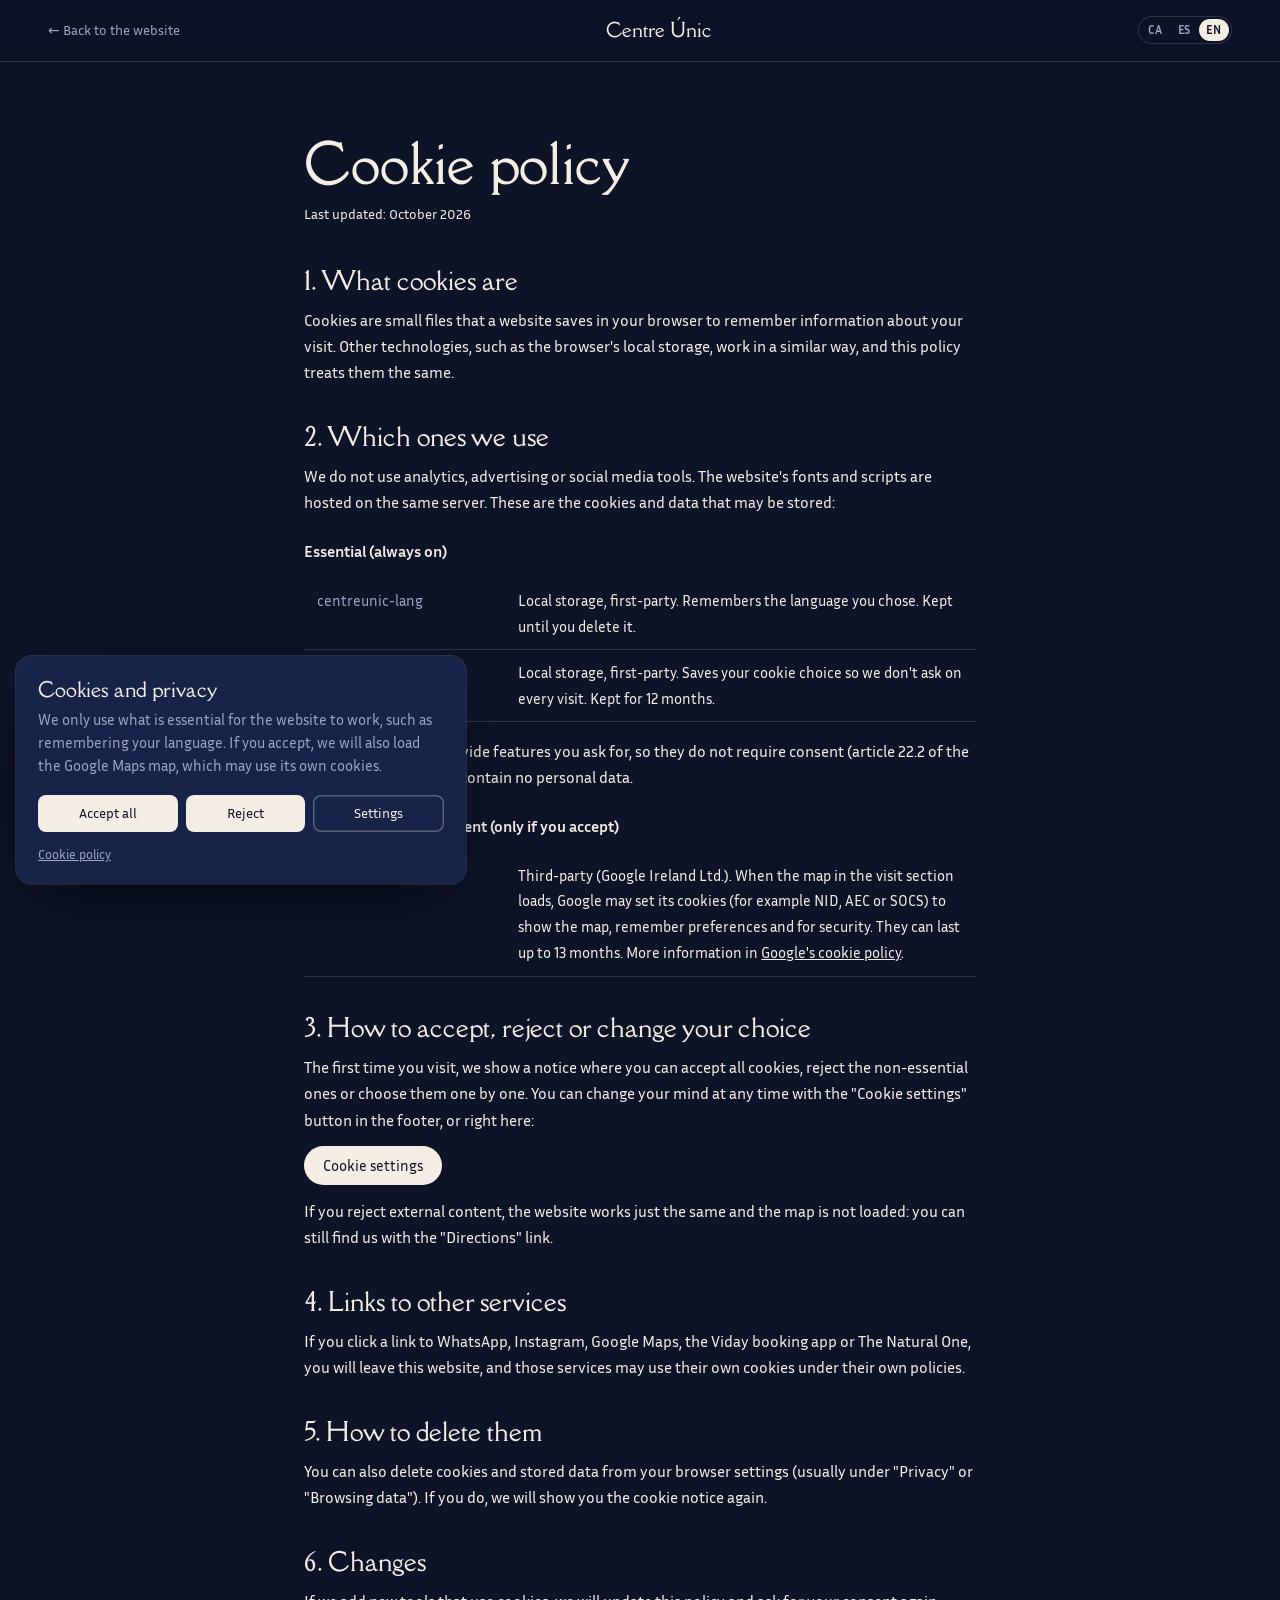
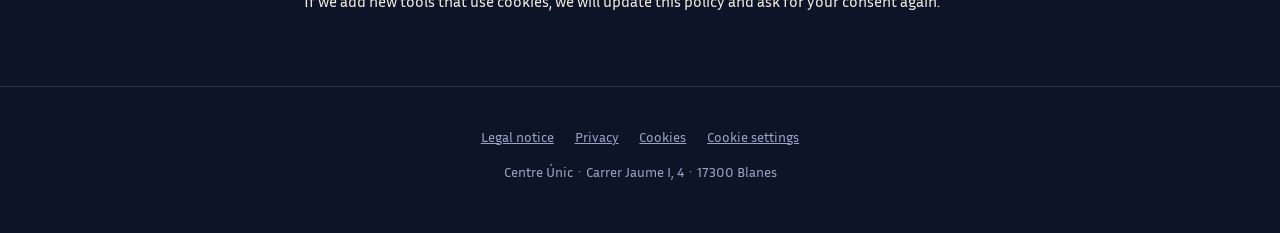
<file: cookies.html>
<!doctype html>
<html lang="ca">
<head>
<meta charset="utf-8">
<meta name="viewport" content="width=device-width, initial-scale=1">
<title>Política de cookies · Centre Únic</title>
<meta name="description" content="Informació legal de Centre Únic, centre fisiològic de la pell a Blanes.">
<meta property="og:title" content="Política de cookies · Centre Únic">
<meta property="og:description" content="Informació legal de Centre Únic, centre fisiològic de la pell a Blanes.">
<meta property="og:locale" content="ca_ES">
<link rel="icon" href="data:image/svg+xml,%3Csvg xmlns='http://www.w3.org/2000/svg' viewBox='0 0 64 64'%3E%3Crect width='64' height='64' rx='14' fill='%230d1428'/%3E%3Ccircle cx='32' cy='32' r='21' fill='none' stroke='%23f4ede3' stroke-width='4' stroke-dasharray='122 10' transform='rotate(14 32 32)'/%3E%3Ccircle cx='52' cy='27' r='2.6' fill='%23f2b8a2'/%3E%3C/svg%3E">
<link rel="stylesheet" href="css/fonts.css?v=4">
<link rel="stylesheet" href="css/legal.css?v=4">
<link rel="stylesheet" href="css/consent.css?v=4">
</head>
<body data-page="cook">
<header class="lg-top">
  <a class="lg-back" href="./" data-i18n="lg.back">← Tornar a la web</a>
  <a class="lg-brand" href="./">Centre <b>Únic</b></a>
  <div class="lang" role="group" aria-label="Idioma / Language"><button data-lang="ca" aria-pressed="true">CA</button><button data-lang="es" aria-pressed="false">ES</button><button data-lang="en" aria-pressed="false">EN</button></div>
</header>

<main class="lg">
<article data-l="ca">
  <h1>Política de cookies</h1>
  <p class="lg-upd">Darrera actualització: octubre de 2026</p>
  <h2>1. Què són les cookies</h2>
  <p>Les cookies són petits arxius que un web desa al teu navegador per recordar informació sobre la teva visita. Altres tecnologies, com l'emmagatzematge local del navegador, funcionen de manera semblant, i en aquesta política les tractem igual.</p>
  <h2>2. Quines fem servir</h2>
  <p>No fem servir eines d'analítica, de publicitat ni de xarxes socials. Les tipografies i els programes del web estan allotjats al mateix servidor. Les cookies i dades que es poden desar són aquestes:</p>
  <h3 class="lg-h3">Essencials (sempre actives)</h3>
  <table class="lg-table">
    <tr><th>centreunic-lang</th><td>Emmagatzematge local, propi. Recorda l'idioma que has triat. Dura fins que l'esborris.</td></tr>
    <tr><th>centreunic-consent</th><td>Emmagatzematge local, propi. Desa la teva elecció sobre les cookies perquè no t'ho preguntem a cada visita. Dura 12 mesos.</td></tr>
  </table>
  <p>Són necessàries per oferir-te funcions que tu demanes, i per això no requereixen consentiment (article 22.2 de la LSSI-CE). No contenen dades personals.</p>
  <h3 class="lg-h3">Mapes i continguts externs (només si ho acceptes)</h3>
  <table class="lg-table">
    <tr><th>Google Maps</th><td>De tercers (Google Ireland Ltd.). Quan es carrega el mapa de la secció de visita, Google pot instal·lar les seves cookies (per exemple, NID, AEC o SOCS) per mostrar el mapa, recordar preferències i per seguretat. Poden durar fins a 13 mesos. Més informació a la <a href="https://policies.google.com/technologies/cookies?hl=ca" target="_blank" rel="noopener">política de cookies de Google</a>.</td></tr>
  </table>
  <h2>3. Com acceptar, rebutjar o canviar la teva elecció</h2>
  <p>La primera vegada que entres al web et mostrem un avís on pots acceptar-les totes, rebutjar les que no són essencials o configurar-les una a una. Pots canviar d'opinió quan vulguis amb el botó «Configurar cookies» del peu de pàgina o aquí mateix:</p>
  <p><button type="button" class="lg-btn" data-cc-open>Configurar cookies</button></p>
  <p>Si rebutges els continguts externs, el web funciona igual i el mapa no es carrega: pots consultar l'adreça amb l'enllaç «Com arribar».</p>
  <h2>4. Enllaços a altres serveis</h2>
  <p>Si cliques un enllaç a WhatsApp, Instagram, Google Maps, l'aplicació de reserves Viday o The Natural One, sortiràs d'aquest web, i aquests serveis poden fer servir les seves pròpies cookies d'acord amb les seves polítiques.</p>
  <h2>5. Com esborrar-les</h2>
  <p>També pots esborrar les cookies i les dades desades des de la configuració del teu navegador (normalment a «Privacitat» o «Dades de navegació»). Si ho fas, et tornarem a mostrar l'avís de cookies.</p>
  <h2>6. Canvis</h2>
  <p>Si afegim noves eines que facin servir cookies, actualitzarem aquesta política i et tornarem a demanar el consentiment.</p>
</article>

<article data-l="es" hidden>
  <h1>Política de cookies</h1>
  <p class="lg-upd">Última actualización: octubre de 2026</p>
  <h2>1. Qué son las cookies</h2>
  <p>Las cookies son pequeños archivos que un sitio web guarda en tu navegador para recordar información sobre tu visita. Otras tecnologías, como el almacenamiento local del navegador, funcionan de forma parecida, y en esta política las tratamos igual.</p>
  <h2>2. Cuáles usamos</h2>
  <p>No usamos herramientas de analítica, de publicidad ni de redes sociales. Las tipografías y los programas del sitio están alojados en el mismo servidor. Las cookies y datos que se pueden guardar son estos:</p>
  <h3 class="lg-h3">Esenciales (siempre activas)</h3>
  <table class="lg-table">
    <tr><th>centreunic-lang</th><td>Almacenamiento local, propio. Recuerda el idioma que has elegido. Dura hasta que lo borres.</td></tr>
    <tr><th>centreunic-consent</th><td>Almacenamiento local, propio. Guarda tu elección sobre las cookies para no preguntártelo en cada visita. Dura 12 meses.</td></tr>
  </table>
  <p>Son necesarias para ofrecerte funciones que tú pides, y por eso no requieren consentimiento (artículo 22.2 de la LSSI-CE). No contienen datos personales.</p>
  <h3 class="lg-h3">Mapas y contenidos externos (solo si lo aceptas)</h3>
  <table class="lg-table">
    <tr><th>Google Maps</th><td>De terceros (Google Ireland Ltd.). Cuando se carga el mapa de la sección de visita, Google puede instalar sus cookies (por ejemplo, NID, AEC o SOCS) para mostrar el mapa, recordar preferencias y por seguridad. Pueden durar hasta 13 meses. Más información en la <a href="https://policies.google.com/technologies/cookies?hl=es" target="_blank" rel="noopener">política de cookies de Google</a>.</td></tr>
  </table>
  <h2>3. Cómo aceptar, rechazar o cambiar tu elección</h2>
  <p>La primera vez que entras en el sitio te mostramos un aviso donde puedes aceptarlas todas, rechazar las que no son esenciales o configurarlas una a una. Puedes cambiar de opinión cuando quieras con el botón «Configurar cookies» del pie de página o aquí mismo:</p>
  <p><button type="button" class="lg-btn" data-cc-open>Configurar cookies</button></p>
  <p>Si rechazas los contenidos externos, el sitio funciona igual y el mapa no se carga: puedes consultar la dirección con el enlace «Cómo llegar».</p>
  <h2>4. Enlaces a otros servicios</h2>
  <p>Si pulsas un enlace a WhatsApp, Instagram, Google Maps, la aplicación de reservas Viday o The Natural One, saldrás de este sitio, y esos servicios pueden usar sus propias cookies de acuerdo con sus políticas.</p>
  <h2>5. Cómo borrarlas</h2>
  <p>También puedes borrar las cookies y los datos guardados desde la configuración de tu navegador (normalmente en «Privacidad» o «Datos de navegación»). Si lo haces, te volveremos a mostrar el aviso de cookies.</p>
  <h2>6. Cambios</h2>
  <p>Si añadimos nuevas herramientas que usen cookies, actualizaremos esta política y te volveremos a pedir el consentimiento.</p>
</article>

<article data-l="en" hidden>
  <h1>Cookie policy</h1>
  <p class="lg-upd">Last updated: October 2026</p>
  <h2>1. What cookies are</h2>
  <p>Cookies are small files that a website saves in your browser to remember information about your visit. Other technologies, such as the browser's local storage, work in a similar way, and this policy treats them the same.</p>
  <h2>2. Which ones we use</h2>
  <p>We do not use analytics, advertising or social media tools. The website's fonts and scripts are hosted on the same server. These are the cookies and data that may be stored:</p>
  <h3 class="lg-h3">Essential (always on)</h3>
  <table class="lg-table">
    <tr><th>centreunic-lang</th><td>Local storage, first-party. Remembers the language you chose. Kept until you delete it.</td></tr>
    <tr><th>centreunic-consent</th><td>Local storage, first-party. Saves your cookie choice so we don't ask on every visit. Kept for 12 months.</td></tr>
  </table>
  <p>They are needed to provide features you ask for, so they do not require consent (article 22.2 of the Spanish LSSI-CE). They contain no personal data.</p>
  <h3 class="lg-h3">Maps and external content (only if you accept)</h3>
  <table class="lg-table">
    <tr><th>Google Maps</th><td>Third-party (Google Ireland Ltd.). When the map in the visit section loads, Google may set its cookies (for example NID, AEC or SOCS) to show the map, remember preferences and for security. They can last up to 13 months. More information in <a href="https://policies.google.com/technologies/cookies?hl=en" target="_blank" rel="noopener">Google's cookie policy</a>.</td></tr>
  </table>
  <h2>3. How to accept, reject or change your choice</h2>
  <p>The first time you visit, we show a notice where you can accept all cookies, reject the non-essential ones or choose them one by one. You can change your mind at any time with the "Cookie settings" button in the footer, or right here:</p>
  <p><button type="button" class="lg-btn" data-cc-open>Cookie settings</button></p>
  <p>If you reject external content, the website works just the same and the map is not loaded: you can still find us with the "Directions" link.</p>
  <h2>4. Links to other services</h2>
  <p>If you click a link to WhatsApp, Instagram, Google Maps, the Viday booking app or The Natural One, you will leave this website, and those services may use their own cookies under their own policies.</p>
  <h2>5. How to delete them</h2>
  <p>You can also delete cookies and stored data from your browser settings (usually under "Privacy" or "Browsing data"). If you do, we will show you the cookie notice again.</p>
  <h2>6. Changes</h2>
  <p>If we add new tools that use cookies, we will update this policy and ask for your consent again.</p>
</article>
</main>

<footer class="lg-foot">
  <nav class="legal-links" aria-label="Legal"><a href="avis-legal.html" data-i18n="l.avis">Avís legal</a><a href="privacitat.html" data-i18n="l.priv">Privacitat</a><a href="cookies.html" data-i18n="l.cook">Cookies</a><button type="button" class="cc-open" data-cc-open data-i18n="l.cfg">Configurar cookies</button></nav>
  <p>Centre Únic · Carrer Jaume I, 4 · 17300 Blanes</p>
</footer>
<script src="js/legal.js?v=4"></script>
<script src="js/i18n.js?v=4"></script>
<script src="js/consent.js?v=4"></script>
</body>
</html>
</file>
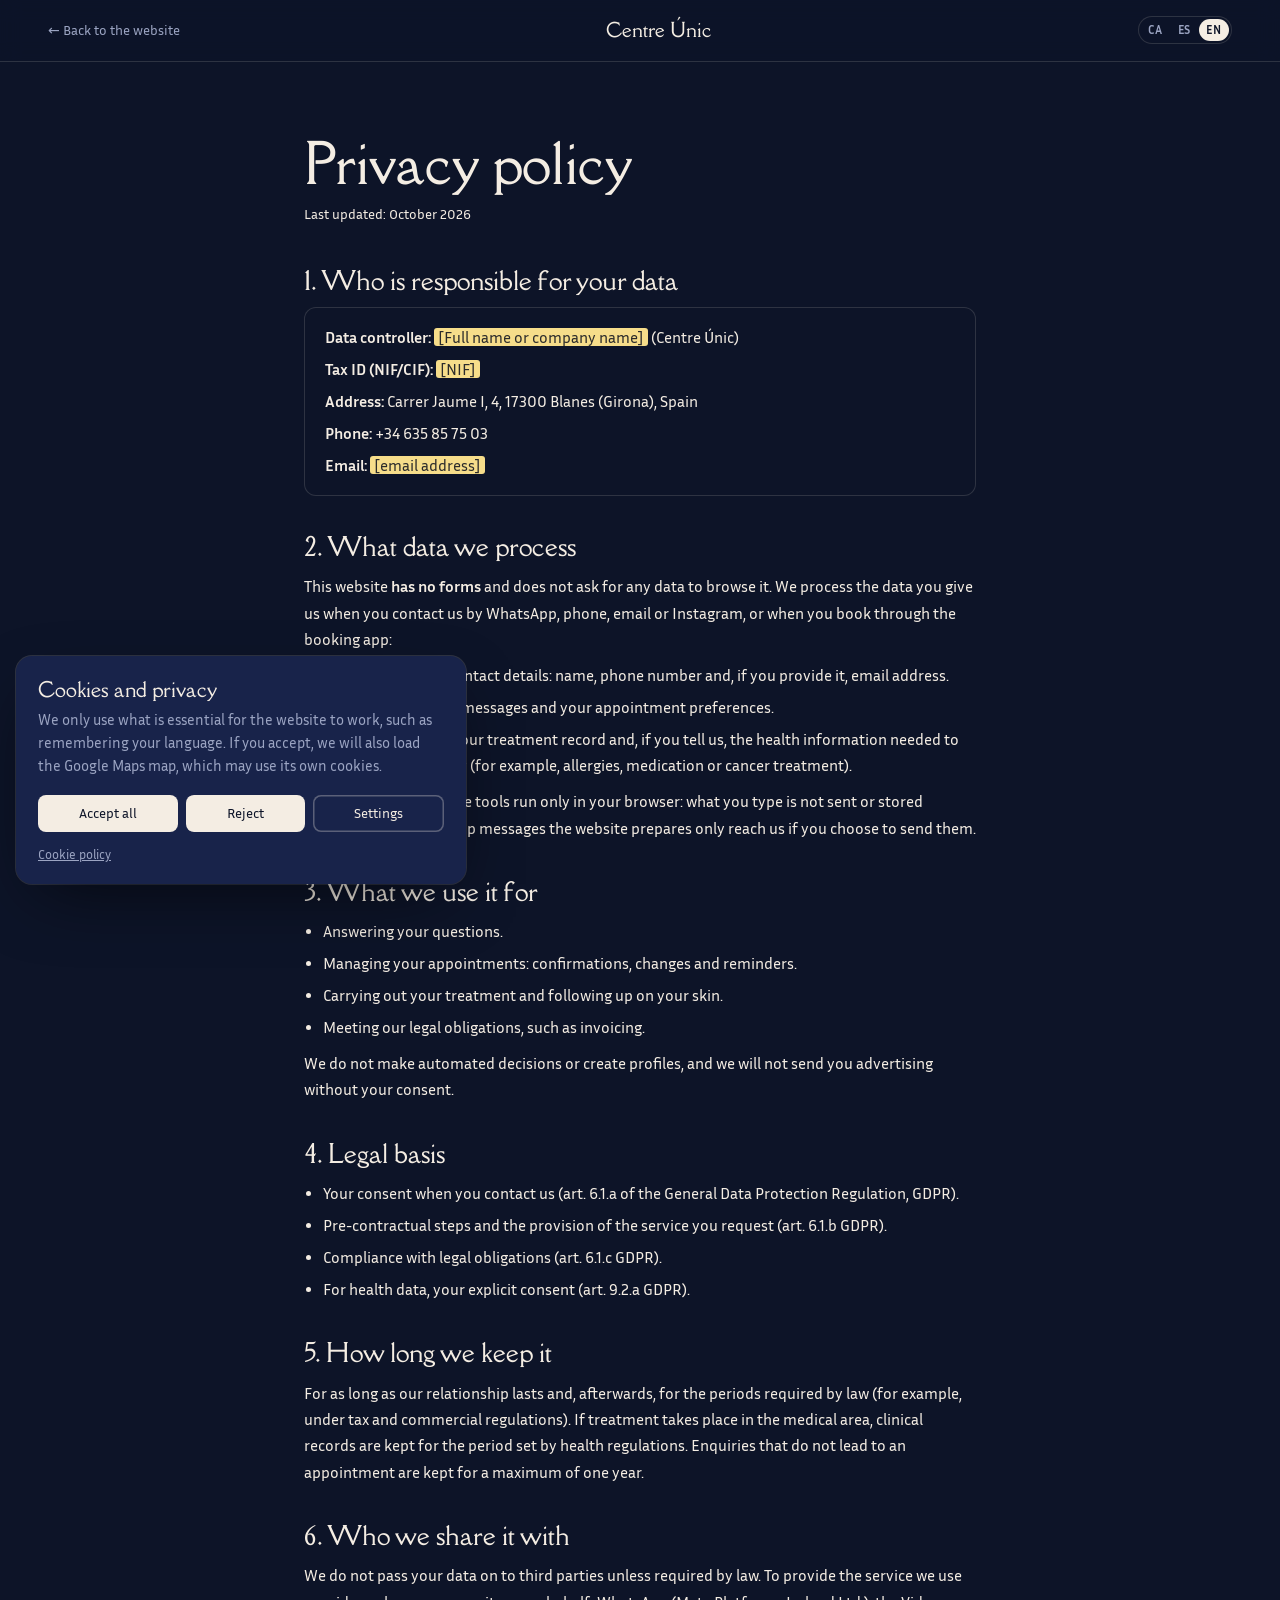
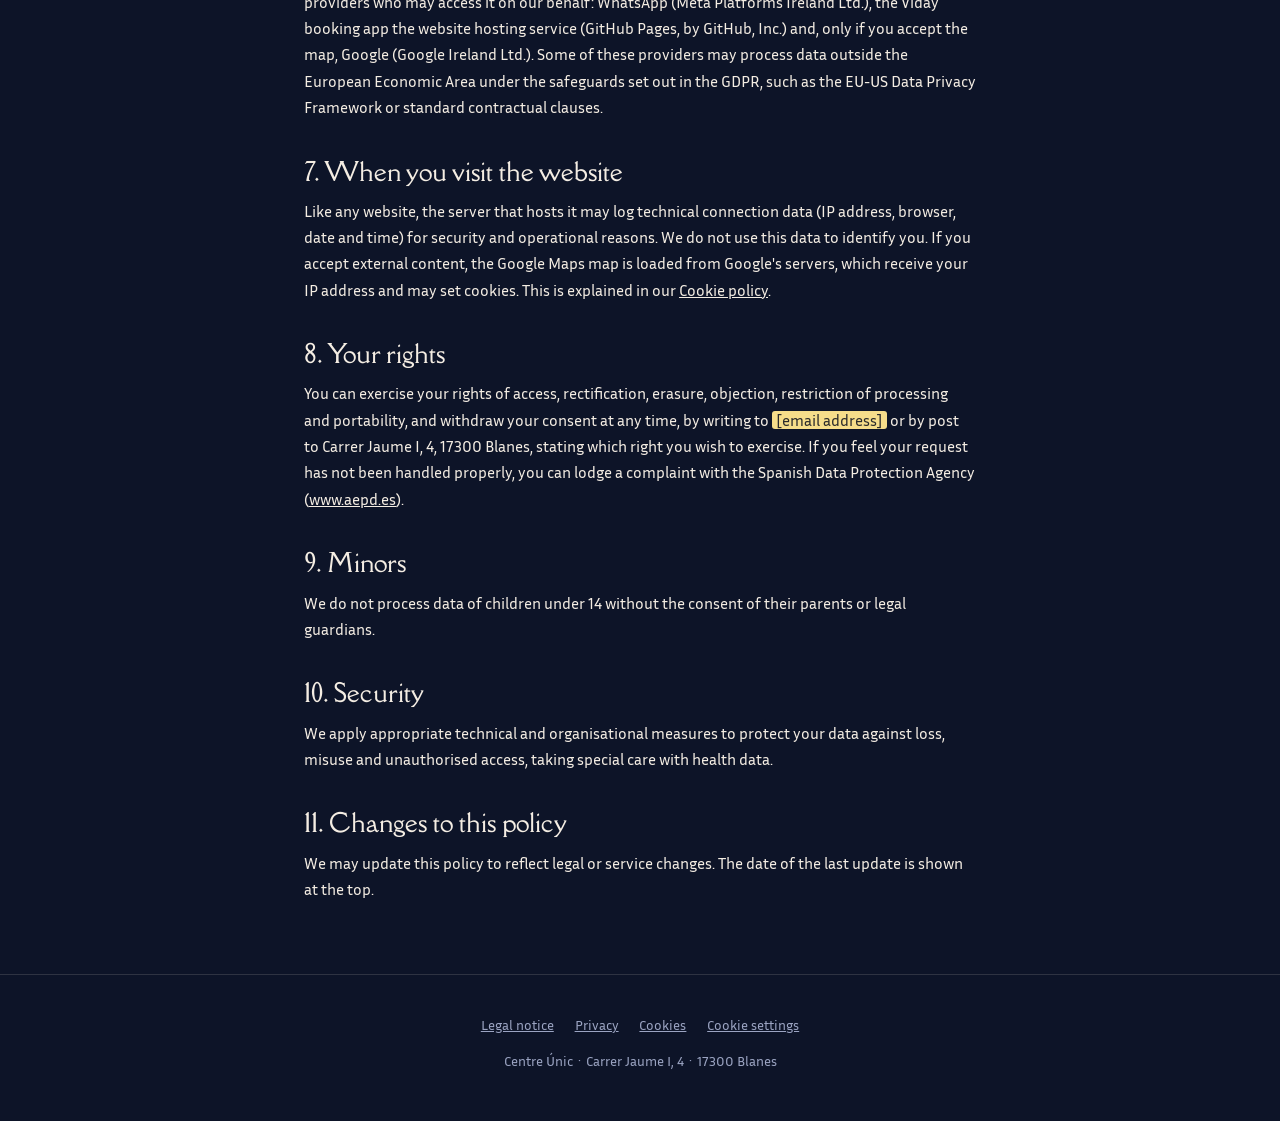
<file: privacitat.html>
<!doctype html>
<html lang="ca">
<head>
<meta charset="utf-8">
<meta name="viewport" content="width=device-width, initial-scale=1">
<title>Política de privacitat · Centre Únic</title>
<meta name="description" content="Informació legal de Centre Únic, centre fisiològic de la pell a Blanes.">
<meta property="og:title" content="Política de privacitat · Centre Únic">
<meta property="og:description" content="Informació legal de Centre Únic, centre fisiològic de la pell a Blanes.">
<meta property="og:locale" content="ca_ES">
<link rel="icon" href="data:image/svg+xml,%3Csvg xmlns='http://www.w3.org/2000/svg' viewBox='0 0 64 64'%3E%3Crect width='64' height='64' rx='14' fill='%230d1428'/%3E%3Ccircle cx='32' cy='32' r='21' fill='none' stroke='%23f4ede3' stroke-width='4' stroke-dasharray='122 10' transform='rotate(14 32 32)'/%3E%3Ccircle cx='52' cy='27' r='2.6' fill='%23f2b8a2'/%3E%3C/svg%3E">
<link rel="stylesheet" href="css/fonts.css?v=4">
<link rel="stylesheet" href="css/legal.css?v=4">
<link rel="stylesheet" href="css/consent.css?v=4">
</head>
<body data-page="priv">
<header class="lg-top">
  <a class="lg-back" href="./" data-i18n="lg.back">← Tornar a la web</a>
  <a class="lg-brand" href="./">Centre <b>Únic</b></a>
  <div class="lang" role="group" aria-label="Idioma / Language"><button data-lang="ca" aria-pressed="true">CA</button><button data-lang="es" aria-pressed="false">ES</button><button data-lang="en" aria-pressed="false">EN</button></div>
</header>

<main class="lg">
<article data-l="ca">
  <h1>Política de privacitat</h1>
  <p class="lg-upd">Darrera actualització: octubre de 2026</p>
  <h2>1. Qui és el responsable</h2>
  <ul class="lg-data">
    <li><b>Responsable:</b> <mark>[Nom i cognoms o raó social]</mark> (Centre Únic)</li>
    <li><b>NIF/CIF:</b> <mark>[NIF]</mark></li>
    <li><b>Adreça:</b> Carrer Jaume I, 4, 17300 Blanes (Girona)</li>
    <li><b>Telèfon:</b> 635 85 75 03</li>
    <li><b>Correu electrònic:</b> <mark>[correu electrònic]</mark></li>
  </ul>
  <h2>2. Quines dades tractem</h2>
  <p>Aquest web <b>no té formularis</b> ni et demana dades per navegar-hi. Tractem les dades que tu ens facilites quan ens contactes per WhatsApp, telèfon, correu electrònic o Instagram, o quan reserves a l'aplicació de reserves:</p>
  <ul>
    <li>Dades d'identificació i de contacte: nom, telèfon i, si ens el dones, correu electrònic.</li>
    <li>El contingut dels teus missatges i les teves preferències de cita.</li>
    <li>Durant el servei, la fitxa del teu tractament i, si ens ho expliques, les dades de salut necessàries per tractar la teva pell amb seguretat (per exemple, al·lèrgies, medicació o tractaments oncològics).</li>
  </ul>
  <p>Les eines interactives del web funcionen només al teu navegador: el que hi escrius no s'envia ni es desa enlloc. Els missatges de WhatsApp que el web et prepara només ens arriben si tu decideixes enviar-los.</p>
  <h2>3. Per a què les fem servir</h2>
  <ul>
    <li>Respondre les teves consultes.</li>
    <li>Gestionar les teves cites: confirmacions, canvis i recordatoris.</li>
    <li>Fer el tractament i el seguiment de la teva pell.</li>
    <li>Complir les nostres obligacions legals, com la facturació.</li>
  </ul>
  <p>No prenem decisions automatitzades ni fem perfils, i no t'enviarem publicitat sense el teu consentiment.</p>
  <h2>4. Base legal</h2>
  <ul>
    <li>El teu consentiment, quan ens contactes (art. 6.1.a del Reglament general de protecció de dades, RGPD).</li>
    <li>L'aplicació de mesures precontractuals i la prestació del servei que ens demanes (art. 6.1.b RGPD).</li>
    <li>El compliment d'obligacions legals (art. 6.1.c RGPD).</li>
    <li>Per a les dades de salut, el teu consentiment explícit (art. 9.2.a RGPD).</li>
  </ul>
  <h2>5. Quant de temps les conservem</h2>
  <p>Mentre duri la nostra relació i, després, durant els terminis que exigeix la llei (per exemple, els de la normativa fiscal i mercantil). Si el tractament es fa a l'àrea mèdica, la documentació clínica es conserva el temps que fixa la normativa sanitària. Les consultes que no acabin en una cita, com a màxim un any.</p>
  <h2>6. A qui les comuniquem</h2>
  <p>No cedim les teves dades a tercers, tret que una llei ens hi obligui. Per prestar el servei fem servir proveïdors que hi poden accedir per compte nostre: WhatsApp (Meta Platforms Ireland Ltd.), l'aplicació de reserves Viday el servei d'allotjament del web (GitHub Pages, de GitHub, Inc.) i, només si acceptes el mapa, Google (Google Ireland Ltd.). Alguns d'aquests proveïdors poden tractar dades fora de l'Espai Econòmic Europeu amb les garanties que preveu el RGPD, com el Marc de privacitat de dades UE-EUA o les clàusules contractuals tipus.</p>
  <h2>7. Quan visites el web</h2>
  <p>Com qualsevol web, el servidor que l'allotja pot registrar dades tècniques de la connexió (adreça IP, navegador, data i hora) per motius de seguretat i de funcionament. Nosaltres no fem servir aquestes dades per identificar-te. Si acceptes els continguts externs, el mapa de Google Maps es carrega des dels servidors de Google, que rep la teva adreça IP i pot instal·lar cookies. Ho expliquem a la <a href="cookies.html">Política de cookies</a>.</p>
  <h2>8. Els teus drets</h2>
  <p>Pots exercir en qualsevol moment els drets d'accés, rectificació, supressió, oposició, limitació del tractament i portabilitat, i retirar el teu consentiment, escrivint a <mark>[correu electrònic]</mark> o per correu postal a Carrer Jaume I, 4, 17300 Blanes, indicant quin dret vols exercir. Si consideres que no hem atès bé la teva sol·licitud, pots presentar una reclamació a l'Agència Espanyola de Protecció de Dades (<a href="https://www.aepd.es" target="_blank" rel="noopener">www.aepd.es</a>).</p>
  <h2>9. Menors d'edat</h2>
  <p>No tractem dades de menors de 14 anys sense el consentiment dels seus pares o tutors legals.</p>
  <h2>10. Seguretat</h2>
  <p>Apliquem mesures tècniques i organitzatives adequades per protegir les teves dades contra la pèrdua, l'ús indegut i l'accés no autoritzat, amb una cura especial per a les dades de salut.</p>
  <h2>11. Canvis en aquesta política</h2>
  <p>Podem actualitzar aquesta política per adaptar-la a canvis legals o del servei. La data de la darrera actualització apareix a dalt de tot.</p>
</article>

<article data-l="es" hidden>
  <h1>Política de privacidad</h1>
  <p class="lg-upd">Última actualización: octubre de 2026</p>
  <h2>1. Quién es el responsable</h2>
  <ul class="lg-data">
    <li><b>Responsable:</b> <mark>[Nombre y apellidos o razón social]</mark> (Centre Únic)</li>
    <li><b>NIF/CIF:</b> <mark>[NIF]</mark></li>
    <li><b>Dirección:</b> Carrer Jaume I, 4, 17300 Blanes (Girona)</li>
    <li><b>Teléfono:</b> 635 85 75 03</li>
    <li><b>Correo electrónico:</b> <mark>[correo electrónico]</mark></li>
  </ul>
  <h2>2. Qué datos tratamos</h2>
  <p>Este sitio web <b>no tiene formularios</b> ni te pide datos para navegar. Tratamos los datos que tú nos facilitas cuando nos contactas por WhatsApp, teléfono, correo electrónico o Instagram, o cuando reservas en la aplicación de reservas:</p>
  <ul>
    <li>Datos de identificación y de contacto: nombre, teléfono y, si nos lo das, correo electrónico.</li>
    <li>El contenido de tus mensajes y tus preferencias de cita.</li>
    <li>Durante el servicio, la ficha de tu tratamiento y, si nos lo cuentas, los datos de salud necesarios para tratar tu piel con seguridad (por ejemplo, alergias, medicación o tratamientos oncológicos).</li>
  </ul>
  <p>Las herramientas interactivas del sitio funcionan solo en tu navegador: lo que escribes no se envía ni se guarda en ningún sitio. Los mensajes de WhatsApp que el sitio te prepara solo nos llegan si tú decides enviarlos.</p>
  <h2>3. Para qué los usamos</h2>
  <ul>
    <li>Responder a tus consultas.</li>
    <li>Gestionar tus citas: confirmaciones, cambios y recordatorios.</li>
    <li>Realizar el tratamiento y el seguimiento de tu piel.</li>
    <li>Cumplir nuestras obligaciones legales, como la facturación.</li>
  </ul>
  <p>No tomamos decisiones automatizadas ni elaboramos perfiles, y no te enviaremos publicidad sin tu consentimiento.</p>
  <h2>4. Base legal</h2>
  <ul>
    <li>Tu consentimiento, cuando nos contactas (art. 6.1.a del Reglamento General de Protección de Datos, RGPD).</li>
    <li>La aplicación de medidas precontractuales y la prestación del servicio que nos pides (art. 6.1.b RGPD).</li>
    <li>El cumplimiento de obligaciones legales (art. 6.1.c RGPD).</li>
    <li>Para los datos de salud, tu consentimiento explícito (art. 9.2.a RGPD).</li>
  </ul>
  <h2>5. Cuánto tiempo los conservamos</h2>
  <p>Mientras dure nuestra relación y, después, durante los plazos que exige la ley (por ejemplo, los de la normativa fiscal y mercantil). Si el tratamiento se realiza en el área médica, la documentación clínica se conserva el tiempo que fija la normativa sanitaria. Las consultas que no terminen en una cita, como máximo un año.</p>
  <h2>6. A quién los comunicamos</h2>
  <p>No cedemos tus datos a terceros, salvo que una ley nos obligue. Para prestar el servicio utilizamos proveedores que pueden acceder a ellos por cuenta nuestra: WhatsApp (Meta Platforms Ireland Ltd.), la aplicación de reservas Viday el servicio de alojamiento del sitio (GitHub Pages, de GitHub, Inc.) y, solo si aceptas el mapa, Google (Google Ireland Ltd.). Algunos de estos proveedores pueden tratar datos fuera del Espacio Económico Europeo con las garantías que prevé el RGPD, como el Marco de Privacidad de Datos UE-EE. UU. o las cláusulas contractuales tipo.</p>
  <h2>7. Cuando visitas el sitio</h2>
  <p>Como cualquier sitio web, el servidor que lo aloja puede registrar datos técnicos de la conexión (dirección IP, navegador, fecha y hora) por motivos de seguridad y de funcionamiento. Nosotros no usamos estos datos para identificarte. Si aceptas los contenidos externos, el mapa de Google Maps se carga desde los servidores de Google, que recibe tu dirección IP y puede instalar cookies. Lo explicamos en la <a href="cookies.html">Política de cookies</a>.</p>
  <h2>8. Tus derechos</h2>
  <p>Puedes ejercer en cualquier momento los derechos de acceso, rectificación, supresión, oposición, limitación del tratamiento y portabilidad, y retirar tu consentimiento, escribiendo a <mark>[correo electrónico]</mark> o por correo postal a Carrer Jaume I, 4, 17300 Blanes, indicando qué derecho quieres ejercer. Si consideras que no hemos atendido bien tu solicitud, puedes presentar una reclamación ante la Agencia Española de Protección de Datos (<a href="https://www.aepd.es" target="_blank" rel="noopener">www.aepd.es</a>).</p>
  <h2>9. Menores de edad</h2>
  <p>No tratamos datos de menores de 14 años sin el consentimiento de sus padres o tutores legales.</p>
  <h2>10. Seguridad</h2>
  <p>Aplicamos medidas técnicas y organizativas adecuadas para proteger tus datos frente a la pérdida, el uso indebido y el acceso no autorizado, con un cuidado especial para los datos de salud.</p>
  <h2>11. Cambios en esta política</h2>
  <p>Podemos actualizar esta política para adaptarla a cambios legales o del servicio. La fecha de la última actualización aparece arriba.</p>
</article>

<article data-l="en" hidden>
  <h1>Privacy policy</h1>
  <p class="lg-upd">Last updated: October 2026</p>
  <h2>1. Who is responsible for your data</h2>
  <ul class="lg-data">
    <li><b>Data controller:</b> <mark>[Full name or company name]</mark> (Centre Únic)</li>
    <li><b>Tax ID (NIF/CIF):</b> <mark>[NIF]</mark></li>
    <li><b>Address:</b> Carrer Jaume I, 4, 17300 Blanes (Girona), Spain</li>
    <li><b>Phone:</b> +34 635 85 75 03</li>
    <li><b>Email:</b> <mark>[email address]</mark></li>
  </ul>
  <h2>2. What data we process</h2>
  <p>This website <b>has no forms</b> and does not ask for any data to browse it. We process the data you give us when you contact us by WhatsApp, phone, email or Instagram, or when you book through the booking app:</p>
  <ul>
    <li>Identification and contact details: name, phone number and, if you provide it, email address.</li>
    <li>The content of your messages and your appointment preferences.</li>
    <li>During the service, your treatment record and, if you tell us, the health information needed to treat your skin safely (for example, allergies, medication or cancer treatment).</li>
  </ul>
  <p>The website's interactive tools run only in your browser: what you type is not sent or stored anywhere. The WhatsApp messages the website prepares only reach us if you choose to send them.</p>
  <h2>3. What we use it for</h2>
  <ul>
    <li>Answering your questions.</li>
    <li>Managing your appointments: confirmations, changes and reminders.</li>
    <li>Carrying out your treatment and following up on your skin.</li>
    <li>Meeting our legal obligations, such as invoicing.</li>
  </ul>
  <p>We do not make automated decisions or create profiles, and we will not send you advertising without your consent.</p>
  <h2>4. Legal basis</h2>
  <ul>
    <li>Your consent when you contact us (art. 6.1.a of the General Data Protection Regulation, GDPR).</li>
    <li>Pre-contractual steps and the provision of the service you request (art. 6.1.b GDPR).</li>
    <li>Compliance with legal obligations (art. 6.1.c GDPR).</li>
    <li>For health data, your explicit consent (art. 9.2.a GDPR).</li>
  </ul>
  <h2>5. How long we keep it</h2>
  <p>For as long as our relationship lasts and, afterwards, for the periods required by law (for example, under tax and commercial regulations). If treatment takes place in the medical area, clinical records are kept for the period set by health regulations. Enquiries that do not lead to an appointment are kept for a maximum of one year.</p>
  <h2>6. Who we share it with</h2>
  <p>We do not pass your data on to third parties unless required by law. To provide the service we use providers who may access it on our behalf: WhatsApp (Meta Platforms Ireland Ltd.), the Viday booking app the website hosting service (GitHub Pages, by GitHub, Inc.) and, only if you accept the map, Google (Google Ireland Ltd.). Some of these providers may process data outside the European Economic Area under the safeguards set out in the GDPR, such as the EU-US Data Privacy Framework or standard contractual clauses.</p>
  <h2>7. When you visit the website</h2>
  <p>Like any website, the server that hosts it may log technical connection data (IP address, browser, date and time) for security and operational reasons. We do not use this data to identify you. If you accept external content, the Google Maps map is loaded from Google's servers, which receive your IP address and may set cookies. This is explained in our <a href="cookies.html">Cookie policy</a>.</p>
  <h2>8. Your rights</h2>
  <p>You can exercise your rights of access, rectification, erasure, objection, restriction of processing and portability, and withdraw your consent at any time, by writing to <mark>[email address]</mark> or by post to Carrer Jaume I, 4, 17300 Blanes, stating which right you wish to exercise. If you feel your request has not been handled properly, you can lodge a complaint with the Spanish Data Protection Agency (<a href="https://www.aepd.es" target="_blank" rel="noopener">www.aepd.es</a>).</p>
  <h2>9. Minors</h2>
  <p>We do not process data of children under 14 without the consent of their parents or legal guardians.</p>
  <h2>10. Security</h2>
  <p>We apply appropriate technical and organisational measures to protect your data against loss, misuse and unauthorised access, taking special care with health data.</p>
  <h2>11. Changes to this policy</h2>
  <p>We may update this policy to reflect legal or service changes. The date of the last update is shown at the top.</p>
</article>
</main>

<footer class="lg-foot">
  <nav class="legal-links" aria-label="Legal"><a href="avis-legal.html" data-i18n="l.avis">Avís legal</a><a href="privacitat.html" data-i18n="l.priv">Privacitat</a><a href="cookies.html" data-i18n="l.cook">Cookies</a><button type="button" class="cc-open" data-cc-open data-i18n="l.cfg">Configurar cookies</button></nav>
  <p>Centre Únic · Carrer Jaume I, 4 · 17300 Blanes</p>
</footer>
<script src="js/legal.js?v=4"></script>
<script src="js/i18n.js?v=4"></script>
<script src="js/consent.js?v=4"></script>
</body>
</html>
</file>
<file: css/fonts.css>
/* Fonts allotjades al mateix servidor (sense connexions a Google) */
@font-face{font-family:'Della Respira';font-style:normal;font-weight:400;font-display:swap;src:url(../assets/fonts/della-respira-400.woff2) format('woff2')}
@font-face{font-family:'Inria Sans';font-style:normal;font-weight:300;font-display:swap;src:url(../assets/fonts/inria-sans-300.woff2) format('woff2')}
@font-face{font-family:'Inria Sans';font-style:normal;font-weight:400;font-display:swap;src:url(../assets/fonts/inria-sans-400.woff2) format('woff2')}
@font-face{font-family:'Inria Sans';font-style:normal;font-weight:700;font-display:swap;src:url(../assets/fonts/inria-sans-700.woff2) format('woff2')}
@font-face{font-family:'Inria Sans';font-style:italic;font-weight:300;font-display:swap;src:url(../assets/fonts/inria-sans-300-italic.woff2) format('woff2')}
@font-face{font-family:'Inria Sans';font-style:italic;font-weight:400;font-display:swap;src:url(../assets/fonts/inria-sans-400-italic.woff2) format('woff2')}
</file>
<file: css/style.css>
/* Centre Únic · "28 dies": la pell es renova com un cicle lunar. Nit blau marí, perla i rosa pell */
:root{
  --night:#0d1428;
  --night-2:#121b35;
  --night-3:#1b2647;
  --moon:#f4ede3;
  --mist:#9ba4c2;
  --rose:#f2b8a2;
  --line:rgba(244,237,227,.14);
  --f-disp:'Della Respira',Georgia,serif;
  --f-text:'Inria Sans',system-ui,sans-serif;
  --pad:clamp(20px,4.5vw,80px);
  --ease:cubic-bezier(.16,1,.3,1);
  --ease-io:cubic-bezier(.65,0,.35,1);
}
*,*::before,*::after{box-sizing:border-box;margin:0;padding:0}
html{background:var(--night);-webkit-text-size-adjust:100%}
body{background:radial-gradient(120% 80% at 50% 0%,#16214a 0%,var(--night) 55%) no-repeat,var(--night);color:var(--moon);font-family:var(--f-text);font-weight:300;font-size:clamp(16px,1.05vw,18px);line-height:1.6;overflow-x:hidden}
body::after{content:"";position:fixed;inset:0;pointer-events:none;z-index:60;opacity:.07;mix-blend-mode:overlay;background-image:url("data:image/svg+xml,%3Csvg xmlns='http://www.w3.org/2000/svg' width='160' height='160'%3E%3Cfilter id='n'%3E%3CfeTurbulence type='fractalNoise' baseFrequency='.9' numOctaves='2' stitchTiles='stitch'/%3E%3C/filter%3E%3Crect width='100%25' height='100%25' filter='url(%23n)'/%3E%3C/svg%3E")}
::selection{background:var(--rose);color:var(--night)}
a{color:inherit}
img{display:block;max-width:100%;height:auto}
:focus-visible{outline:2px solid var(--rose);outline-offset:3px;border-radius:4px}
h1,h2,h3{font-family:var(--f-disp);font-weight:400;letter-spacing:-.005em}
h2{font-size:clamp(2.2rem,4.6vw,4.2rem);line-height:1.12}
h3{font-size:clamp(1.25rem,1.7vw,1.55rem);line-height:1.15}
em{font-style:normal;color:var(--rose)}
.big{font-family:var(--f-disp);font-size:clamp(1.5rem,2.6vw,2.4rem);line-height:1.18;margin:.9rem 0 1.1rem}

.btn{display:inline-flex;align-items:center;justify-content:center;gap:.5em;padding:.95em 1.6em;border-radius:999px;background:var(--moon);color:var(--night);text-decoration:none;font-weight:400;font-size:.95rem;line-height:1.2;transition:background-color .35s var(--ease),color .35s,translate .5s var(--ease)}
.btn--ghost{background:transparent;color:var(--moon);box-shadow:inset 0 0 0 1px rgba(244,237,227,.32)}
@media (hover:hover) and (pointer:fine){
  .btn:hover{background:var(--rose);color:var(--night);translate:0 -2px}
  .btn--ghost:hover{background:rgba(244,237,227,.1);color:var(--moon)}
}

/* llum que segueix el punter */
.glow{position:fixed;left:0;top:0;width:560px;height:560px;margin:-280px 0 0 -280px;border-radius:50%;pointer-events:none;z-index:1;background:radial-gradient(closest-side,rgba(242,184,162,.10),rgba(242,184,162,0));opacity:0;transition:opacity .6s}
@media (hover:hover) and (pointer:fine){.glow.on{opacity:1}}

/* ---------- capçalera ---------- */
.top{position:fixed;inset:0 0 auto;z-index:40;display:flex;align-items:center;justify-content:space-between;gap:1rem;padding:18px var(--pad);transition:background-color .5s,padding .5s var(--ease)}
.top.is-solid{background:rgba(13,20,40,.78);backdrop-filter:blur(14px);-webkit-backdrop-filter:blur(14px);padding-top:12px;padding-bottom:12px}
.top__logo{display:flex;align-items:center;gap:.7rem;text-decoration:none}
.top__logo svg{width:52px;height:43px;color:var(--moon)}
.top__logo span{font-family:var(--f-disp);font-size:1.05rem;letter-spacing:.02em}
.top__nav{display:flex;gap:2rem}
.top__nav a{text-decoration:none;font-size:.9rem;color:var(--mist);transition:color .3s}
.top__nav a:hover{color:var(--moon)}
.top__end{display:flex;align-items:center;gap:.7rem}
.lang{display:flex;padding:3px;border-radius:999px;box-shadow:inset 0 0 0 1px rgba(244,237,227,.22)}
.lang button{padding:.35em .7em;border:0;border-radius:999px;background:none;color:var(--mist);font:700 .72rem var(--f-text);letter-spacing:.08em;cursor:pointer;transition:background-color .3s,color .3s}
.lang button[aria-pressed=true]{background:var(--moon);color:var(--night)}
.top__cta{padding:.6em 1.25em;border-radius:999px;box-shadow:inset 0 0 0 1px rgba(244,237,227,.35);text-decoration:none;font-size:.9rem;transition:background-color .3s,color .3s}
.top__cta:hover{background:var(--moon);color:var(--night)}

/* ---------- anell (comú) ---------- */
.ring{display:block;width:100%;height:100%;overflow:visible}
.ring .base{fill:none;stroke:rgba(244,237,227,.16);stroke-width:2}
.ring .prog{fill:none;stroke:var(--rose);stroke-width:4;stroke-linecap:round;filter:drop-shadow(0 0 8px rgba(242,184,162,.6))}
.ring .dot-bg{fill:var(--night-3);stroke:rgba(244,237,227,.22);stroke-width:1.5}
.ring .tick{fill:var(--mist);font-family:var(--f-text);font-size:22px;text-anchor:middle;dominant-baseline:middle;letter-spacing:.06em}
.ring .big-bg{fill:rgba(244,237,227,.035)}

/* ---------- portada ---------- */
.hero{position:relative;height:100vh;height:100svh;min-height:620px;display:flex;align-items:center;justify-content:center;overflow:hidden}
.hero__stage{position:relative;width:min(80vh,92vw,860px);aspect-ratio:1;margin-top:-5vh}
.hero__stage .ring{position:absolute;inset:0}
.hero__count{position:absolute;left:0;right:0;top:79%;display:flex;align-items:baseline;justify-content:center;font-family:var(--f-disp);font-size:clamp(2rem,4.4vw,3.6rem);line-height:1;pointer-events:none}
.hero__count small{font-size:.42em;margin-left:.2em;color:var(--mist)}
.hero__text{position:absolute;inset:0;display:flex;flex-direction:column;align-items:center;justify-content:center;text-align:center;padding:0 7%}
.hero__title{font-size:min(8.2vh,9.2vw,5.4rem);line-height:1.02;text-shadow:0 2px 30px rgba(13,20,40,.5)}
.ln{display:block;overflow:hidden;padding-bottom:.08em}
.ln>span{display:inline-block}
.hero__sub{margin-top:1.3rem;font-size:.9rem;letter-spacing:.14em;color:var(--mist)}
.hero__bar{position:absolute;left:var(--pad);right:var(--pad);bottom:clamp(20px,4vh,44px);display:flex;align-items:flex-end;justify-content:space-between;gap:2rem;z-index:2}
.hero__lead{max-width:24rem;color:var(--mist);font-size:.98rem}
.hero__actions{display:flex;flex-direction:column;align-items:flex-end;gap:.8rem}
.rate{display:flex;align-items:center;gap:.6rem;font-size:.88rem;color:var(--mist)}
.rate b{font-family:var(--f-disp);font-weight:400;font-size:1.25rem;color:var(--moon)}
.moons{display:inline-flex;gap:4px}
.moons i{width:11px;height:11px;border-radius:50%;background:radial-gradient(circle at 35% 35%,#fff8ef,var(--rose));box-shadow:0 0 10px rgba(242,184,162,.45)}
.moons--big i{width:22px;height:22px}

/* ---------- el cicle (pineat) ---------- */
.cycle{position:relative}
.cycle__stage{height:100vh;height:100svh;display:grid;grid-template-columns:minmax(0,1fr) min(62vh,38vw) minmax(0,1fr);align-items:center;gap:clamp(24px,4vw,72px);padding:90px var(--pad) 40px}
.cycle__head h2{margin-bottom:1rem;font-size:clamp(2rem,3.4vw,3.3rem)}
.cycle__head p{color:var(--mist);max-width:22rem}
.cycle__ring{position:relative;aspect-ratio:1;width:100%}
.cycle__ring .ring{position:absolute;inset:0}
.cycle__day{display:flex;align-items:baseline;gap:.7rem;margin-top:clamp(1.5rem,5vh,3.5rem)}
.cycle__day small{font-size:.82rem;letter-spacing:.18em;text-transform:uppercase;color:var(--mist)}
.cycle__day span{font-family:var(--f-disp);font-size:clamp(5rem,13vh,9rem);line-height:.9}
.cycle__day i{font-style:normal;font-family:var(--f-disp);font-size:1.6rem;color:var(--mist)}
.weeks{list-style:none;position:relative;height:min(64vh,560px)}
.week{position:absolute;inset:0;display:flex;flex-direction:column;justify-content:center;gap:1.4rem;opacity:0;visibility:hidden;translate:0 14px;transition:opacity .25s ease-in,translate .3s ease-in,visibility 0s .3s}
.week.is-on{opacity:1;visibility:visible;translate:0 0;transition:opacity .6s var(--ease) .25s,translate .9s var(--ease) .25s,visibility 0s}
.week img{width:min(230px,60%);aspect-ratio:1;object-fit:cover;border-radius:50%;box-shadow:0 0 0 1px var(--line),0 0 60px rgba(242,184,162,.18)}
.week__n{font-size:.82rem;letter-spacing:.18em;text-transform:uppercase;color:var(--rose);margin-bottom:.4rem}
.week h3{font-size:clamp(1.8rem,2.6vw,2.5rem);margin-bottom:.6rem}
.week p:last-child{color:var(--mist);max-width:24rem}
.cycle.is-static .cycle__stage{height:auto;grid-template-columns:1fr}
.cycle.is-static .weeks{height:auto;display:grid;gap:3rem}
.cycle.is-static .week{position:static;opacity:1;visibility:visible;translate:none}

/* ---------- seccions ---------- */
section:not(.hero):not(.cycle){padding:clamp(90px,14vh,170px) var(--pad)}
.sec-head{max-width:46rem;margin-bottom:clamp(2.5rem,6vh,4.5rem)}
.sec-head p{color:var(--mist);margin-top:1rem;max-width:36rem}

.cards{list-style:none;display:grid;grid-template-columns:repeat(4,minmax(0,1fr));gap:14px}
.card{position:relative;padding:1.6rem 1.4rem 1.8rem;border-radius:16px;background:linear-gradient(180deg,rgba(244,237,227,.045),rgba(244,237,227,.012));box-shadow:inset 0 0 0 1px var(--line);transition:box-shadow .5s var(--ease),background-color .5s}
.card__moon{display:block;width:40px;height:40px;margin-bottom:2.2rem}
.card__moon svg{width:100%;height:100%;overflow:visible}
.card__n{font-size:.8rem;color:var(--mist);letter-spacing:.1em;margin-bottom:.5rem}
.card__n em{display:inline-block;margin-left:.5rem;padding:.1em .6em;border-radius:999px;background:var(--rose);color:var(--night);font-size:.72rem;letter-spacing:.06em}
.card h3{margin-bottom:.6rem}
.card p:last-child{color:var(--mist);font-size:.93rem}
@media (hover:hover) and (pointer:fine){.card:hover{box-shadow:inset 0 0 0 1px rgba(242,184,162,.5),0 20px 60px -30px rgba(242,184,162,.35)}}

.card__n span{letter-spacing:.04em}
.card{display:flex;flex-direction:column}
.card > p:not(.card__n){color:var(--mist);font-size:.93rem}
.card__more{margin-top:auto;padding-top:1.2rem;align-self:flex-start;display:inline-flex;align-items:center;gap:.45rem;background:none;border:0;color:var(--rose);font:400 .92rem var(--f-text);cursor:pointer}
.card__more::after{content:"→";transition:translate .4s var(--ease)}
@media (hover:hover) and (pointer:fine){.card__more:hover::after{translate:4px 0}}
.card--cta .btn{margin-top:auto}

.tdlg{margin:auto;width:min(660px,calc(100vw - 32px));max-height:min(86vh,780px);padding:clamp(24px,4vw,44px);border:0;border-radius:22px;background:var(--night-2);color:var(--moon);box-shadow:0 0 0 1px var(--line),0 40px 120px rgba(0,0,0,.6);overflow:auto;overscroll-behavior:contain}
.tdlg[open]{animation:dlgIn .5s var(--ease)}
@keyframes dlgIn{from{opacity:0;translate:0 18px}}
.tdlg::backdrop{background:rgba(6,10,22,.74);backdrop-filter:blur(6px);-webkit-backdrop-filter:blur(6px)}
.tdlg__x{position:absolute;top:14px;right:14px;width:40px;height:40px;border-radius:50%;border:0;background:rgba(244,237,227,.06);box-shadow:inset 0 0 0 1px var(--line);color:var(--moon);font-size:1.5rem;line-height:1;cursor:pointer}
.tdlg__x:hover{background:rgba(244,237,227,.14)}
.tdlg__g{font-size:.78rem;letter-spacing:.14em;text-transform:uppercase;color:var(--rose);margin-bottom:.7rem}
.tdlg__h{font-size:clamp(1.8rem,3.4vw,2.6rem);line-height:1.1;margin-bottom:1.1rem;padding-right:2.6rem}
.tdlg__b p{color:var(--mist)}
.tdlg__b ul{list-style:none;margin:1.3rem 0 .4rem}
.tdlg__b li{padding:.85rem 0;border-top:1px solid var(--line);color:var(--mist);font-size:.96rem}
.tdlg__b b{color:var(--moon);font-weight:700}
.tdlg__cta{display:flex;flex-wrap:wrap;gap:.6rem;margin-top:1.4rem}
.card--cta{background:linear-gradient(160deg,rgba(242,184,162,.16),rgba(244,237,227,.03));display:flex;flex-direction:column;align-items:flex-start}
.card--cta h3{font-size:clamp(1.5rem,2vw,1.9rem)}
.card--cta .btn{margin-top:auto;padding:.8em 1.3em;font-size:.88rem}
.card--cta p{margin-bottom:1.2rem}

.trust{text-align:center}
.trust__in{max-width:52rem;margin:0 auto;display:flex;flex-direction:column;align-items:center}
.trust__badge{display:inline-flex;align-items:center;gap:.8rem;padding:.6rem 1.1rem;border-radius:999px;box-shadow:inset 0 0 0 1px rgba(242,184,162,.45);color:var(--rose);font-size:.85rem;letter-spacing:.06em;margin-bottom:1.6rem}
.trust__badge .moons i{width:8px;height:8px}
.trust h2{margin-bottom:1.2rem}
.trust p{color:var(--mist);max-width:40rem}
.trust__stat{font-family:var(--f-disp);color:var(--moon)!important;font-size:clamp(1.2rem,1.8vw,1.6rem);line-height:1.35;margin:1.6rem 0 2rem}
.legal-links{display:flex;flex-wrap:wrap;justify-content:center;gap:1.3rem;font-size:.82rem}
.legal-links a{color:var(--mist);transition:color .3s}
.legal-links a:hover{color:var(--moon)}

.onco{display:grid;grid-template-columns:minmax(0,5fr) minmax(0,6fr);align-items:center;gap:clamp(32px,7vw,120px);background:linear-gradient(180deg,transparent,rgba(27,38,71,.45) 30%,rgba(27,38,71,.45) 70%,transparent)}
.onco__fig{justify-self:center;width:min(440px,78vw);aspect-ratio:1;border-radius:50%;overflow:hidden;box-shadow:0 0 0 1px var(--line),0 0 0 22px rgba(244,237,227,.03),0 0 120px rgba(242,184,162,.22)}
.onco__fig img{width:100%;height:100%;object-fit:cover;object-position:50% 40%}
.onco__text p:last-child{color:var(--mist);max-width:32rem}

.team{display:grid;grid-template-columns:minmax(0,6fr) minmax(0,5fr);align-items:center;gap:clamp(32px,7vw,120px)}
.team__pics{position:relative;max-width:520px;width:100%;justify-self:center;padding-bottom:12%}
.team__pics .p1{width:72%;aspect-ratio:3/4;object-fit:cover;border-radius:14px}
.team__pics .p2{position:absolute;right:0;bottom:0;width:48%;aspect-ratio:1;object-fit:cover;object-position:50% 30%;border-radius:50%;box-shadow:0 0 0 8px var(--night),0 0 60px rgba(242,184,162,.2)}
.team__text>p:not(.big){color:var(--mist);max-width:30rem}
.team blockquote{margin-top:2rem;padding-top:1.4rem;border-top:1px solid var(--line)}
.team blockquote p{font-family:var(--f-disp);font-size:1.3rem;line-height:1.35}
cite{display:block;margin-top:.6rem;font-style:normal;font-size:.85rem;color:var(--mist)}

/* ---------- calcula ---------- */
.calc{background:linear-gradient(180deg,transparent,rgba(18,27,53,.9) 18%,rgba(18,27,53,.9) 82%,transparent)}
.calc__grid{display:grid;grid-template-columns:minmax(0,5fr) minmax(0,6fr) 150px;grid-template-areas:"ctl viz layers" "ctl stage layers";gap:1.5rem clamp(28px,4vw,64px);align-items:center}
.calc__ctl{grid-area:ctl}
.calc__viz{grid-area:viz;display:flex;flex-direction:column;align-items:center}
.layers{grid-area:layers;align-self:center}
.calc__stage{grid-area:stage;text-align:center;font-family:var(--f-disp);font-size:clamp(1.15rem,1.6vw,1.45rem);line-height:1.3;min-height:3.9em;max-width:28rem;justify-self:center}
.age{display:flex;align-items:baseline;flex-wrap:wrap;gap:.2rem .6rem;cursor:pointer}
.age span{width:100%;font-size:.82rem;letter-spacing:.18em;text-transform:uppercase;color:var(--mist)}
.age output{font-family:var(--f-disp);font-size:clamp(4.5rem,9vw,7.5rem);line-height:1}
.age small{font-family:var(--f-disp);font-size:1.6rem;color:var(--mist)}
input[type=range]{-webkit-appearance:none;appearance:none;width:100%;max-width:26rem;height:44px;background:transparent;margin:.6rem 0 1.4rem;cursor:pointer}
input[type=range]::-webkit-slider-runnable-track{height:2px;background:linear-gradient(90deg,var(--rose) var(--fill,50%),rgba(244,237,227,.2) var(--fill,50%))}
input[type=range]::-moz-range-track{height:2px;background:rgba(244,237,227,.2)}
input[type=range]::-moz-range-progress{height:2px;background:var(--rose)}
input[type=range]::-webkit-slider-thumb{-webkit-appearance:none;width:28px;height:28px;margin-top:-13px;border-radius:50%;border:0;background:radial-gradient(circle at 35% 35%,#fffaf2,var(--rose));box-shadow:0 0 0 6px rgba(242,184,162,.14),0 0 24px rgba(242,184,162,.6)}
input[type=range]::-moz-range-thumb{width:28px;height:28px;border-radius:50%;border:0;background:radial-gradient(circle at 35% 35%,#fffaf2,var(--rose));box-shadow:0 0 0 6px rgba(242,184,162,.14),0 0 24px rgba(242,184,162,.6)}
.calc__res{font-family:var(--f-disp);font-size:clamp(1.4rem,2.2vw,2rem);line-height:1.2;max-width:26rem}
.calc__res b{font-weight:400;color:var(--rose)}
.calc__why{color:var(--mist);margin:1rem 0 1.6rem;max-width:26rem}
.note{margin-top:1rem;font-size:.8rem;color:var(--mist);opacity:.8}
.calc__ringwrap{position:relative;width:min(100%,520px);aspect-ratio:1;touch-action:pan-y}
@media (pointer:fine){.calc__ringwrap{touch-action:none}}
.calc__ringwrap .ring{position:absolute;inset:0}
.calc__ringwrap .handle{cursor:grab}
.calc__ringwrap.dragging .handle{cursor:grabbing}
.calc__center{position:absolute;inset:0;display:flex;flex-direction:column;align-items:center;justify-content:center;pointer-events:none}
.calc__center small{font-size:.8rem;letter-spacing:.18em;text-transform:uppercase;color:var(--mist)}
.calc__center span{font-family:var(--f-disp);font-size:clamp(3.6rem,7vw,6rem);line-height:1}
.calc__hint{margin-top:.6rem;font-size:.82rem;color:var(--mist);letter-spacing:.06em}
.layers__col{position:relative;height:340px;display:flex;flex-direction:column;border-radius:12px;overflow:hidden;box-shadow:inset 0 0 0 1px var(--line)}
.layer{flex:1;display:flex;align-items:center;padding:0 .8rem;font-size:.74rem;letter-spacing:.06em;color:var(--mist);border-top:1px solid var(--line)}
.layer.l4{border-top:0;background:rgba(244,237,227,.09)}
.layer.l3{background:rgba(244,237,227,.06)}
.layer.l2{background:rgba(242,184,162,.06)}
.layer.l1{background:rgba(242,184,162,.12)}
.cell{position:absolute;right:16px;bottom:10px;width:18px;height:18px;border-radius:50%;background:radial-gradient(circle at 35% 35%,#fffaf2,var(--rose));box-shadow:0 0 16px rgba(242,184,162,.7)}

/* ---------- ressenyes ---------- */
.voices__score{display:flex;align-items:center;gap:1.2rem;flex-wrap:wrap;margin:1.4rem 0 3rem}
.voices__score p{color:var(--mist)}
.voices__score b{font-family:var(--f-disp);font-weight:400;font-size:3rem;color:var(--moon);margin-right:.3rem}
.voices__list{display:grid;grid-template-columns:repeat(3,minmax(0,1fr));gap:clamp(24px,3vw,48px)}
.voices blockquote{padding-top:1.4rem;border-top:1px solid var(--line)}
.voices blockquote p{font-family:var(--f-disp);font-size:clamp(1.15rem,1.5vw,1.4rem);line-height:1.38}

/* ---------- visita ---------- */
.visit{display:grid;grid-template-columns:minmax(0,1fr) minmax(0,1fr);gap:clamp(32px,6vw,100px);align-items:start}
.addr{font-family:var(--f-disp);font-size:clamp(1.6rem,2.6vw,2.4rem);line-height:1.15;margin:1.2rem 0 1rem}
.status{display:flex;align-items:center;gap:.6rem;color:var(--mist);min-height:1.6em}
.status i{width:10px;height:10px;border-radius:50%;background:var(--mist)}
.status.open i{background:radial-gradient(circle at 35% 35%,#fffaf2,var(--rose));box-shadow:0 0 12px var(--rose)}
.actions{display:flex;flex-wrap:wrap;gap:.7rem;margin-top:2rem}
.hours{border-top:1px solid var(--line)}
.hours div{display:flex;justify-content:space-between;gap:1rem;padding:.95rem 0;border-bottom:1px solid var(--line);color:var(--mist)}
.hours div.today{color:var(--moon)}
.hours .tday{color:var(--rose)}
.visit .visit__map{grid-column:1/-1;max-width:none;aspect-ratio:21/8;margin-top:0;border-radius:18px}
@media (max-width:800px){.visit .visit__map{aspect-ratio:4/3}}
.foot{padding:4rem var(--pad) 3rem;display:flex;flex-direction:column;align-items:center;gap:1rem;color:var(--mist);font-size:.85rem;text-align:center;border-top:1px solid var(--line)}
.foot__logo{width:120px;height:99px;color:var(--moon)}

/* ---------- mòbil ---------- */
@media (max-width:1100px){
  .cards{grid-template-columns:repeat(2,minmax(0,1fr))}
  .calc__grid{grid-template-columns:minmax(0,1fr) minmax(0,1fr) 130px;grid-template-areas:"ctl ctl ctl" "viz viz layers" "stage stage stage"}
}
@media (max-width:800px){
  .top__nav{display:none}
  .top__logo span{display:none}
  .hero{height:auto;min-height:100svh;flex-direction:column;justify-content:center;padding:84px 0 36px}
  .hero__stage{width:94vw;margin-top:0}
  .hero__title{font-size:clamp(1.9rem,9vw,3rem)}
  .hero__sub{font-size:.72rem;margin-top:.8rem}
  .hero__bar{position:static;flex-direction:column;align-items:flex-start;padding:0 var(--pad);margin-top:1.2rem;width:100%}
  .hero__actions{align-items:flex-start}
  .cycle__stage{grid-template-columns:minmax(0,1fr);grid-template-rows:auto auto 1fr;gap:16px;padding:78px var(--pad) 20px;align-items:start;justify-items:center}
  .cycle__head{text-align:center}
  .cycle__head h2{font-size:2rem;margin-bottom:0}
  .cycle__head p:not(.cycle__day){display:none}
  .cycle__ring{width:min(64vw,38vh)}
  .cycle__day{justify-content:center;margin-top:.3rem}
  .cycle__day span{font-size:2.6rem}
  .cycle__day small{font-size:.66rem}
  .cycle__day i{font-size:1rem}
  .weeks{width:100%;height:100%;min-height:200px}
  .week{flex-direction:row;align-items:center;justify-content:flex-start;gap:1rem}
  .week img{width:96px;flex:none}
  .week h3{font-size:1.45rem;margin-bottom:.3rem}
  .week p:last-child{font-size:.92rem}
  .cycle.is-static .week{flex-direction:column;align-items:flex-start}
  .cards{grid-template-columns:minmax(0,1fr)}
  .card__moon{margin-bottom:1.2rem}
  .onco,.team,.visit{grid-template-columns:minmax(0,1fr)}
  .calc__grid{grid-template-columns:minmax(0,1fr) 112px;grid-template-areas:"ctl ctl" "viz viz" "stage layers"}
  .calc__stage{text-align:left;font-size:1.1rem}
  .layers__col{height:220px}
  .layer{font-size:.62rem;padding:0 .5rem}
  .voices__list{grid-template-columns:minmax(0,1fr)}
}
@media (prefers-reduced-motion:reduce){*,*::before,*::after{animation:none!important;transition:none!important}}
</file>
<file: css/consent.css>
/* Avís de cookies i mapa amb consentiment · nit blau marí, perla i rosa pell */
:root{--cc-bg:#18234a;--cc-ink:#f4ede3;--cc-mute:#9ba4c2;--cc-line:rgba(244,237,227,.14);--cc-pri:#f4ede3;--cc-pri-ink:#0d1428;--cc-acc:#f2b8a2;}
.cc{position:fixed;left:16px;bottom:16px;z-index:200;width:min(450px,calc(100vw - 32px));max-height:calc(100vh - 32px);overflow:auto;padding:22px 22px 18px;border-radius:16px;background:var(--cc-bg);color:var(--cc-ink);box-shadow:0 24px 70px -24px rgba(0,0,0,.7),0 0 0 1px var(--cc-line);font:400 .92rem/1.55 'Inria Sans',system-ui,sans-serif;opacity:0;translate:0 14px;transition:opacity .45s cubic-bezier(.22,1,.36,1),translate .55s cubic-bezier(.22,1,.36,1)}
.cc.is-on{opacity:1;translate:0 0}
.cc[hidden],.cc__view[hidden]{display:none}
.cc__t{font-family:'Della Respira',Georgia,serif;font-size:1.25rem;line-height:1.2;margin:0 0 .45rem}
.cc__p{color:var(--cc-mute);margin:0}
.cc__btns{display:flex;flex-wrap:wrap;gap:.5rem;margin-top:1.1rem}
.cc__b{flex:1 1 auto;padding:.72em 1.05em;border:0;border-radius:8px;background:transparent;color:var(--cc-ink);box-shadow:inset 0 0 0 1.5px rgba(244,237,227,.3);font:500 .88rem/1.2 'Inria Sans',system-ui,sans-serif;cursor:pointer;transition:background-color .25s,color .25s}
.cc__b--pri{background:var(--cc-pri);color:var(--cc-pri-ink);box-shadow:none}
.cc__b:hover{background:var(--cc-acc);color:#0d1428;box-shadow:none}
.cc__b:focus-visible,.cc__pol:focus-visible{outline:2px solid var(--cc-acc);outline-offset:2px}
.cc__pol{display:inline-block;margin-top:.8rem;font-size:.8rem;color:var(--cc-mute)}
.cc__cat{display:flex;justify-content:space-between;align-items:flex-start;gap:1rem;padding:.85rem 0;border-top:1px solid var(--cc-line)}
.cc__cat b{font-weight:600}
.cc__cat p{margin:.2rem 0 0;color:var(--cc-mute);font-size:.84rem}
.cc__always{flex:none;font-size:.76rem;color:var(--cc-mute);white-space:nowrap;padding-top:.15rem}
.cc__sw{position:relative;flex:none;cursor:pointer;padding-top:.1rem}
.cc__sw input{position:absolute;opacity:0;width:1px;height:1px}
.cc__sw i{display:block;width:44px;height:25px;border-radius:99px;background:rgba(244,237,227,.2);position:relative;transition:background-color .25s}
.cc__sw i::after{content:"";position:absolute;top:3px;left:3px;width:19px;height:19px;border-radius:50%;background:#fff;box-shadow:0 1px 3px rgba(0,0,0,.2);transition:translate .25s cubic-bezier(.22,1,.36,1)}
.cc__sw input:checked+i{background:var(--cc-acc)}
.cc__sw input:checked+i::after{translate:19px 0}
.cc__sw input:focus-visible+i{outline:2px solid var(--cc-acc);outline-offset:2px}
.cc__sr{position:absolute;width:1px;height:1px;overflow:hidden;clip:rect(0 0 0 0);white-space:nowrap}
@media (max-width:600px){.cc{left:8px;right:8px;bottom:8px;width:auto;padding:18px 18px 14px}}

.cc-map{position:relative;width:100%;max-width:560px;aspect-ratio:16/10;margin-top:2rem;border-radius:10px;overflow:hidden;background:rgba(244,237,227,.04);box-shadow:inset 0 0 0 1px rgba(244,237,227,.14)}
.cc-map iframe{position:absolute;inset:0;width:100%;height:100%;border:0}
.cc-map__ph{position:absolute;inset:0;display:flex;flex-direction:column;align-items:center;justify-content:center;gap:1rem;padding:1.5rem;text-align:center;color:#9ba4c2;font-size:.92rem}
.cc-map__ph .cc__b{flex:none}
.cc-open{background:none;border:0;padding:0;font:inherit;color:var(--cc-mute);text-decoration:underline;cursor:pointer}
@media (prefers-reduced-motion:reduce){.cc{transition:none}}
</file>
<file: css/legal.css>
/* Pàgines legals · mateixa paleta que la web (nit blau marí, perla i rosa pell) */
:root{--bg:#0d1428;--ink:#f4ede3;--mute:#9ba4c2;--accent:#f2b8a2;--line:rgba(244,237,227,.14);--btn:#f4ede3;--btn-ink:#0d1428;--f-serif:'Della Respira',Georgia,serif;--f-sans:'Inria Sans',system-ui,sans-serif}
*,*::before,*::after{box-sizing:border-box;margin:0;padding:0}
html{background:var(--bg);-webkit-text-size-adjust:100%}
body{background:var(--bg);color:var(--ink);font-family:var(--f-sans);font-size:clamp(15.5px,1vw,17px);line-height:1.7}
a{color:inherit}
:focus-visible{outline:2px solid var(--accent);outline-offset:3px;border-radius:4px}
.lg-top{position:sticky;top:0;z-index:5;display:flex;align-items:center;justify-content:space-between;gap:1rem;padding:14px clamp(16px,4vw,48px);background:color-mix(in srgb,var(--bg) 88%,transparent);backdrop-filter:blur(10px);-webkit-backdrop-filter:blur(10px);border-bottom:1px solid var(--line)}
.lg-back{text-decoration:none;font-size:.88rem;color:var(--mute)}
.lg-back:hover{color:var(--ink)}
.lg-brand{font-family:var(--f-serif);font-size:1.2rem;text-decoration:none}
.lg-brand b{font-weight:400}
.lang{display:flex;padding:3px;border-radius:100px;box-shadow:inset 0 0 0 1px var(--line)}
.lang button{border:0;background:none;padding:.35em .65em;border-radius:100px;font:600 .72rem var(--f-sans);letter-spacing:.06em;color:var(--mute);cursor:pointer}
.lang button[aria-pressed=true]{background:var(--btn);color:var(--btn-ink)}
.lg{max-width:46rem;margin:0 auto;padding:clamp(40px,8vh,90px) clamp(16px,4vw,32px)}
.lg h1{font-family:var(--f-serif);font-weight:400;font-size:clamp(2.2rem,5vw,3.4rem);line-height:1.1}
.lg-upd{color:var(--mute);font-size:.85rem;margin:.6rem 0 2.4rem}
.lg h2{font-family:var(--f-serif);font-weight:400;font-size:clamp(1.25rem,2vw,1.55rem);line-height:1.25;margin:2.2rem 0 .7rem}
.lg p,.lg li{color:var(--ink)}
.lg p+p{margin-top:.8rem}
.lg ul{padding-left:1.2rem;margin:.6rem 0}
.lg li+li{margin-top:.35rem}
.lg-data{list-style:none;padding:1.1rem 1.3rem!important;border-radius:12px;box-shadow:inset 0 0 0 1px var(--line)}
.lg-table{width:100%;border-collapse:collapse;margin:.8rem 0 1rem;font-size:.95rem}
.lg-table th,.lg-table td{text-align:left;vertical-align:top;padding:.6rem .8rem;border-bottom:1px solid var(--line)}
.lg-table th{width:30%;color:var(--mute);font-weight:500}
mark{background:#f6dd8a;color:#2b2b2b;padding:0 .25em;border-radius:3px}
.lg-foot{padding:2.4rem clamp(16px,4vw,48px) 3rem;border-top:1px solid var(--line);text-align:center;color:var(--mute);font-size:.85rem}
.legal-links{display:flex;flex-wrap:wrap;justify-content:center;gap:1.3rem;margin-bottom:.8rem}
.legal-links a{color:var(--mute)}
.legal-links a:hover{color:var(--ink)}
@media (max-width:600px){.lg-brand{display:none}}
.lg-h3{font-family:var(--f-sans);font-weight:700;font-size:1rem;margin:1.4rem 0 .2rem}
.lg-table th{word-break:break-word}
.lg-btn{padding:.75em 1.3em;border:0;border-radius:999px;background:var(--btn);color:var(--btn-ink);font:400 .92rem var(--f-sans);cursor:pointer}
.lg-btn:hover{background:var(--accent);color:var(--btn-ink)}
.legal-links .cc-open{font-size:inherit}
</file>
